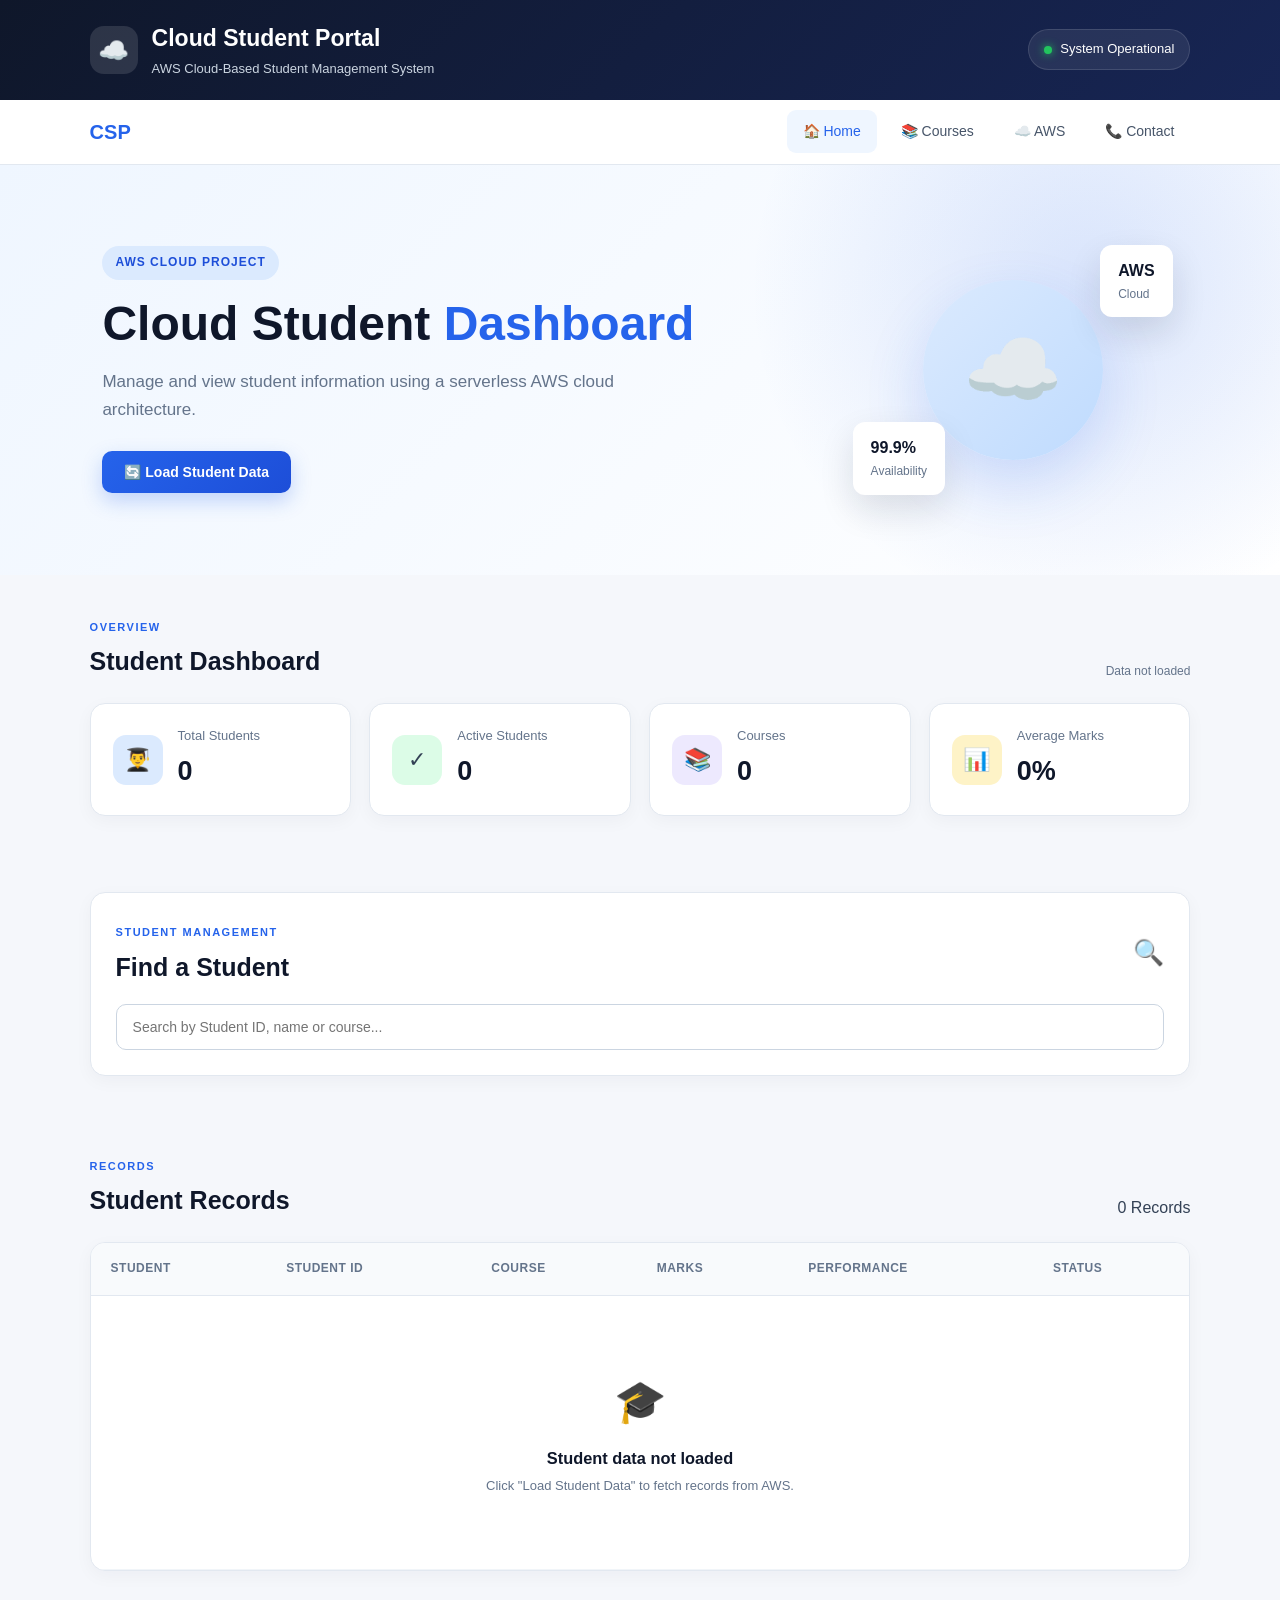
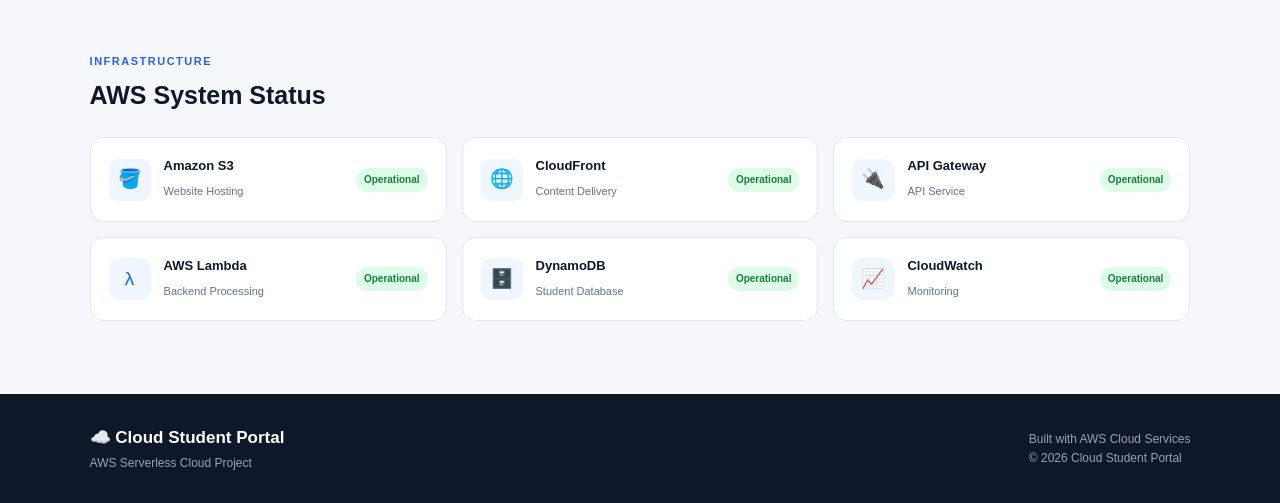
<file: index.html>
<!DOCTYPE html>
<html lang="en">

<head>
    <meta charset="UTF-8">
    <meta name="viewport" content="width=device-width, initial-scale=1.0">

    <title>Cloud Student Portal | Dashboard</title>

    <link rel="stylesheet" href="style.css">
</head>

<body>

    <!-- HEADER -->
    <header class="top-header">

        <div class="brand">
            <div class="brand-icon">☁️</div>

            <div>
                <h1>Cloud Student Portal</h1>
                <p>AWS Cloud-Based Student Management System</p>
            </div>
        </div>

        <div class="header-status">
            <span class="status-dot"></span>
            System Operational
        </div>

    </header>


    <!-- NAVIGATION -->
    <nav class="navbar">

        <div class="nav-container">

            <div class="nav-logo">
                CSP
            </div>

            <div class="nav-links">

                <a href="index.html" class="active">
                    🏠 Home
                </a>

                <a href="courses.html">
                    📚 Courses
                </a>

                <a href="aws.html">
                    ☁️ AWS
                </a>

                <a href="contact.html">
                    📞 Contact
                </a>

            </div>

        </div>

    </nav>


    <!-- HERO -->
    <main>

        <section class="dashboard-hero">

            <div class="hero-text">

                <span class="hero-badge">
                    AWS CLOUD PROJECT
                </span>

                <h2>
                    Cloud Student
                    <span>Dashboard</span>
                </h2>

                <p>
                    Manage and view student information using
                    a serverless AWS cloud architecture.
                </p>

                <button
                    class="primary-btn"
                    onclick="loadStudents()">

                    🔄 Load Student Data

                </button>

            </div>


            <div class="hero-visual">

                <div class="cloud-circle">
                    ☁️
                </div>

                <div class="floating-card card-one">
                    <strong>AWS</strong>
                    <span>Cloud</span>
                </div>

                <div class="floating-card card-two">
                    <strong>99.9%</strong>
                    <span>Availability</span>
                </div>

            </div>

        </section>


        <!-- DASHBOARD STATS -->
        <section class="dashboard-section">

            <div class="section-title">

                <div>
                    <span class="section-label">
                        OVERVIEW
                    </span>

                    <h2>Student Dashboard</h2>
                </div>

                <span id="lastUpdated">
                    Data not loaded
                </span>

            </div>


            <div class="stats-grid">

                <!-- TOTAL -->
                <div class="stat-card">

                    <div class="stat-icon blue">
                        👨‍🎓
                    </div>

                    <div>
                        <p>Total Students</p>
                        <h3 id="totalStudents">0</h3>
                    </div>

                </div>


                <!-- ACTIVE -->
                <div class="stat-card">

                    <div class="stat-icon green">
                        ✓
                    </div>

                    <div>
                        <p>Active Students</p>
                        <h3 id="activeStudents">0</h3>
                    </div>

                </div>


                <!-- COURSES -->
                <div class="stat-card">

                    <div class="stat-icon purple">
                        📚
                    </div>

                    <div>
                        <p>Courses</p>
                        <h3 id="totalCourses">0</h3>
                    </div>

                </div>


                <!-- AVERAGE -->
                <div class="stat-card">

                    <div class="stat-icon orange">
                        📊
                    </div>

                    <div>
                        <p>Average Marks</p>
                        <h3>
                            <span id="averageMarks">0</span>%
                        </h3>
                    </div>

                </div>

            </div>

        </section>


        <!-- SEARCH -->
        <section class="dashboard-section">

            <div class="search-box">

                <div class="search-heading">

                    <div>
                        <span class="section-label">
                            STUDENT MANAGEMENT
                        </span>

                        <h2>Find a Student</h2>
                    </div>

                    <span class="search-icon">
                        🔍
                    </span>

                </div>

                <input
                    type="text"
                    id="studentSearch"
                    placeholder="Search by Student ID, name or course..."
                    oninput="searchStudents()">

            </div>

        </section>


        <!-- STUDENT RECORDS -->
        <section class="dashboard-section">

            <div class="section-title">

                <div>

                    <span class="section-label">
                        RECORDS
                    </span>

                    <h2>Student Records</h2>

                </div>

                <span class="record-count">
                    <span id="recordCount">0</span> Records
                </span>

            </div>


            <div class="table-container">

                <table>

                    <thead>

                        <tr>

                            <th>Student</th>

                            <th>Student ID</th>

                            <th>Course</th>

                            <th>Marks</th>

                            <th>Performance</th>

                            <th>Status</th>

                        </tr>

                    </thead>

                    <tbody id="studentTable">

                        <tr>

                            <td colspan="6">

                                <div class="empty-state">

                                    <div class="empty-icon">
                                        🎓
                                    </div>

                                    <h3>
                                        Student data not loaded
                                    </h3>

                                    <p>
                                        Click "Load Student Data"
                                        to fetch records from AWS.
                                    </p>

                                </div>

                            </td>

                        </tr>

                    </tbody>

                </table>

            </div>

        </section>


        <!-- AWS SYSTEM STATUS -->
        <section class="dashboard-section">

            <div class="section-title">

                <div>

                    <span class="section-label">
                        INFRASTRUCTURE
                    </span>

                    <h2>AWS System Status</h2>

                </div>

            </div>


            <div class="system-grid">

                <div class="system-card">

                    <div class="system-icon">
                        🪣
                    </div>

                    <div>
                        <strong>Amazon S3</strong>
                        <span>Website Hosting</span>
                    </div>

                    <span class="operational">
                        Operational
                    </span>

                </div>


                <div class="system-card">

                    <div class="system-icon">
                        🌐
                    </div>

                    <div>
                        <strong>CloudFront</strong>
                        <span>Content Delivery</span>
                    </div>

                    <span class="operational">
                        Operational
                    </span>

                </div>


                <div class="system-card">

                    <div class="system-icon">
                        🔌
                    </div>

                    <div>
                        <strong>API Gateway</strong>
                        <span>API Service</span>
                    </div>

                    <span class="operational">
                        Operational
                    </span>

                </div>


                <div class="system-card">

                    <div class="system-icon">
                        λ
                    </div>

                    <div>
                        <strong>AWS Lambda</strong>
                        <span>Backend Processing</span>
                    </div>

                    <span class="operational">
                        Operational
                    </span>

                </div>


                <div class="system-card">

                    <div class="system-icon">
                        🗄️
                    </div>

                    <div>
                        <strong>DynamoDB</strong>
                        <span>Student Database</span>
                    </div>

                    <span class="operational">
                        Operational
                    </span>

                </div>


                <div class="system-card">

                    <div class="system-icon">
                        📈
                    </div>

                    <div>
                        <strong>CloudWatch</strong>
                        <span>Monitoring</span>
                    </div>

                    <span class="operational">
                        Operational
                    </span>

                </div>

            </div>

        </section>

    </main>


    <!-- FOOTER -->
    <footer>

        <div class="footer-content">

            <div>

                <h3>☁️ Cloud Student Portal</h3>

                <p>
                    AWS Serverless Cloud Project
                </p>

            </div>

            <div>

                <p>
                    Built with AWS Cloud Services
                </p>

                <p>
                    © 2026 Cloud Student Portal
                </p>

            </div>

        </div>

    </footer>


    <script src="script.js"></script>

</body>

</html>
</file>
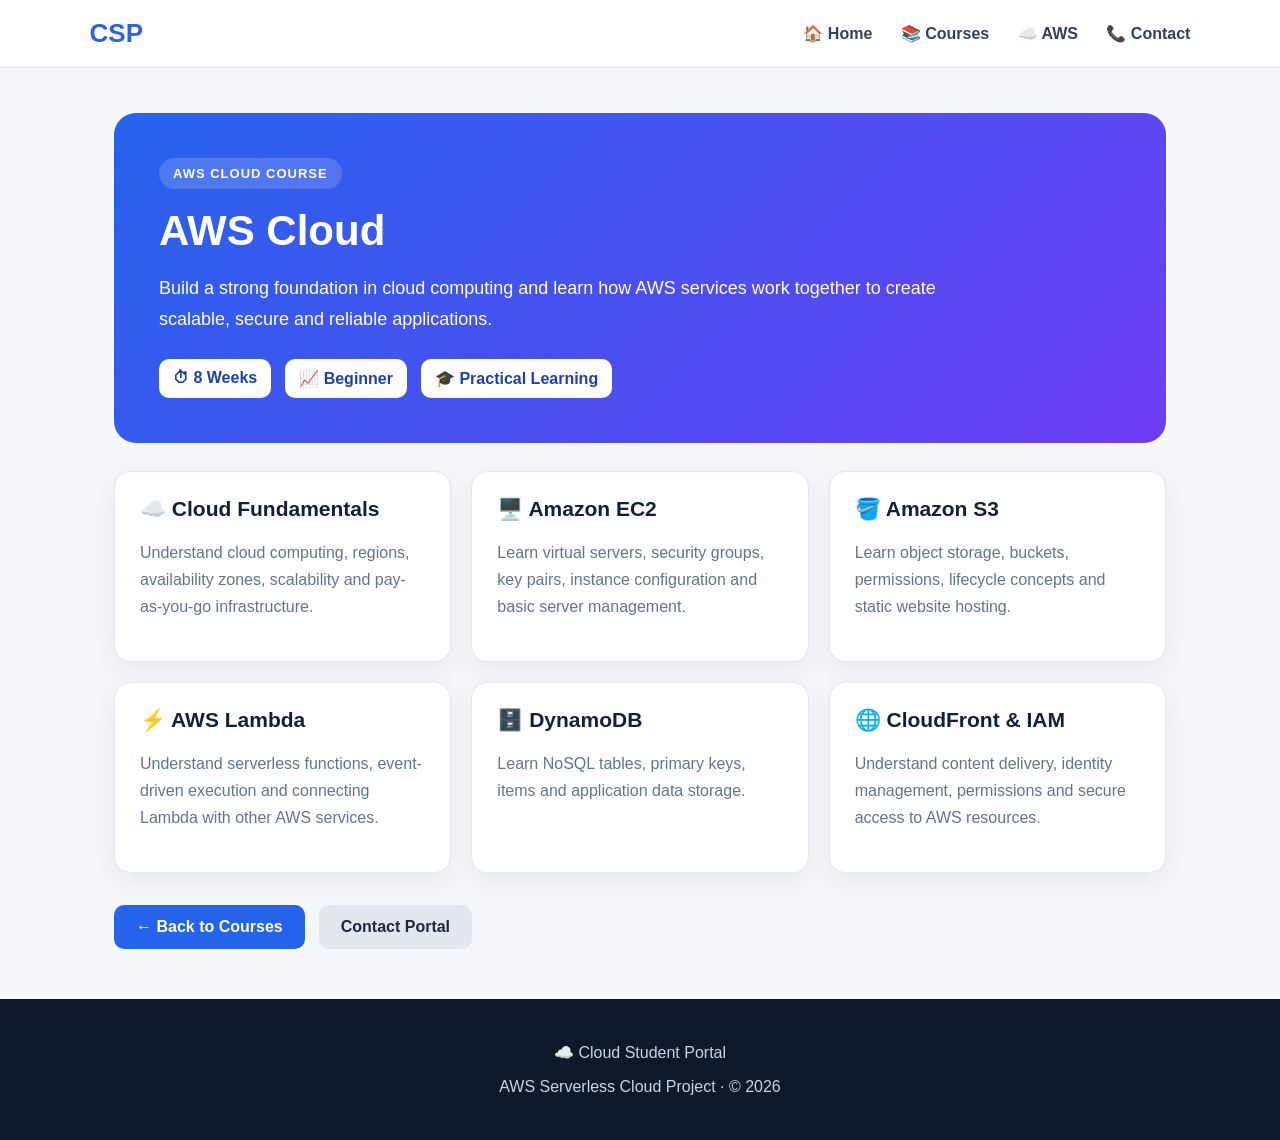
<file: aws-cloud.html>
<!DOCTYPE html>
<html lang="en">
<head>
<meta charset="UTF-8">
<meta name="viewport" content="width=device-width, initial-scale=1.0">
<title>AWS Cloud | Cloud Student Portal</title>
<style>
*{box-sizing:border-box}
body{margin:0;font-family:Arial,Helvetica,sans-serif;background:#f5f7fb;color:#10213a}
header{background:#fff;border-bottom:1px solid #e2e8f0;padding:18px 7%;display:flex;justify-content:space-between;align-items:center}
.logo{font-size:26px;font-weight:800;color:#2864e8}
nav a{text-decoration:none;color:#334155;margin-left:24px;font-weight:600}
main{max-width:1100px;margin:45px auto;padding:0 24px}
.hero{background:linear-gradient(135deg,#2563eb,#6d3df5);color:white;border-radius:22px;padding:45px}
.badge{display:inline-block;background:rgba(255,255,255,.16);padding:8px 14px;border-radius:20px;font-size:13px;font-weight:700;letter-spacing:1px}
.hero h1{font-size:42px;margin:18px 0 12px}
.hero p{font-size:18px;line-height:1.7;max-width:780px}
.info{display:flex;gap:14px;flex-wrap:wrap;margin-top:25px}
.info span{background:#fff;color:#1e40af;padding:10px 14px;border-radius:10px;font-weight:700}
.grid{display:grid;grid-template-columns:repeat(auto-fit,minmax(250px,1fr));gap:20px;margin-top:28px}
.card{background:#fff;border:1px solid #e2e8f0;border-radius:16px;padding:25px;box-shadow:0 8px 25px rgba(15,23,42,.06)}
.card h2{margin-top:0;font-size:21px}
.card p{color:#64748b;line-height:1.7}
.actions{margin-top:32px;display:flex;gap:14px;flex-wrap:wrap}
.btn{display:inline-block;padding:13px 22px;border-radius:10px;text-decoration:none;font-weight:700}
.primary{background:#2563eb;color:#fff}
.secondary{background:#e2e8f0;color:#1e293b}
footer{margin-top:50px;background:#0f172a;color:#cbd5e1;text-align:center;padding:28px}
@media(max-width:650px){.hero h1{font-size:32px}header{padding:16px 20px}nav a{margin-left:10px}}
</style>
</head>
<body>
<header>
<div class="logo">CSP</div>
<nav>
<a href="index.html">🏠 Home</a>
<a href="courses.html">📚 Courses</a>
<a href="aws.html">☁️ AWS</a>
<a href="contact.html">📞 Contact</a>
</nav>
</header>
<main>
<section class="hero">
<span class="badge">AWS CLOUD COURSE</span>
<h1>AWS Cloud</h1>
<p>Build a strong foundation in cloud computing and learn how AWS services work together to create scalable, secure and reliable applications.</p>
<div class="info">
<span>⏱ 8 Weeks</span>
<span>📈 Beginner</span>
<span>🎓 Practical Learning</span>
</div>
</section>
<section class="grid">
<div class="card"><h2>☁️ Cloud Fundamentals</h2><p>Understand cloud computing, regions, availability zones, scalability and pay-as-you-go infrastructure.</p></div>
<div class="card"><h2>🖥️ Amazon EC2</h2><p>Learn virtual servers, security groups, key pairs, instance configuration and basic server management.</p></div>
<div class="card"><h2>🪣 Amazon S3</h2><p>Learn object storage, buckets, permissions, lifecycle concepts and static website hosting.</p></div>
<div class="card"><h2>⚡ AWS Lambda</h2><p>Understand serverless functions, event-driven execution and connecting Lambda with other AWS services.</p></div>
<div class="card"><h2>🗄️ DynamoDB</h2><p>Learn NoSQL tables, primary keys, items and application data storage.</p></div>
<div class="card"><h2>🌐 CloudFront & IAM</h2><p>Understand content delivery, identity management, permissions and secure access to AWS resources.</p></div>
</section>
<div class="actions">
<a class="btn primary" href="courses.html">← Back to Courses</a>
<a class="btn secondary" href="contact.html">Contact Portal</a>
</div>
</main>
<footer>
<p>☁️ Cloud Student Portal</p>
<p>AWS Serverless Cloud Project · © 2026</p>
</footer>
</body>
</html>
</file>
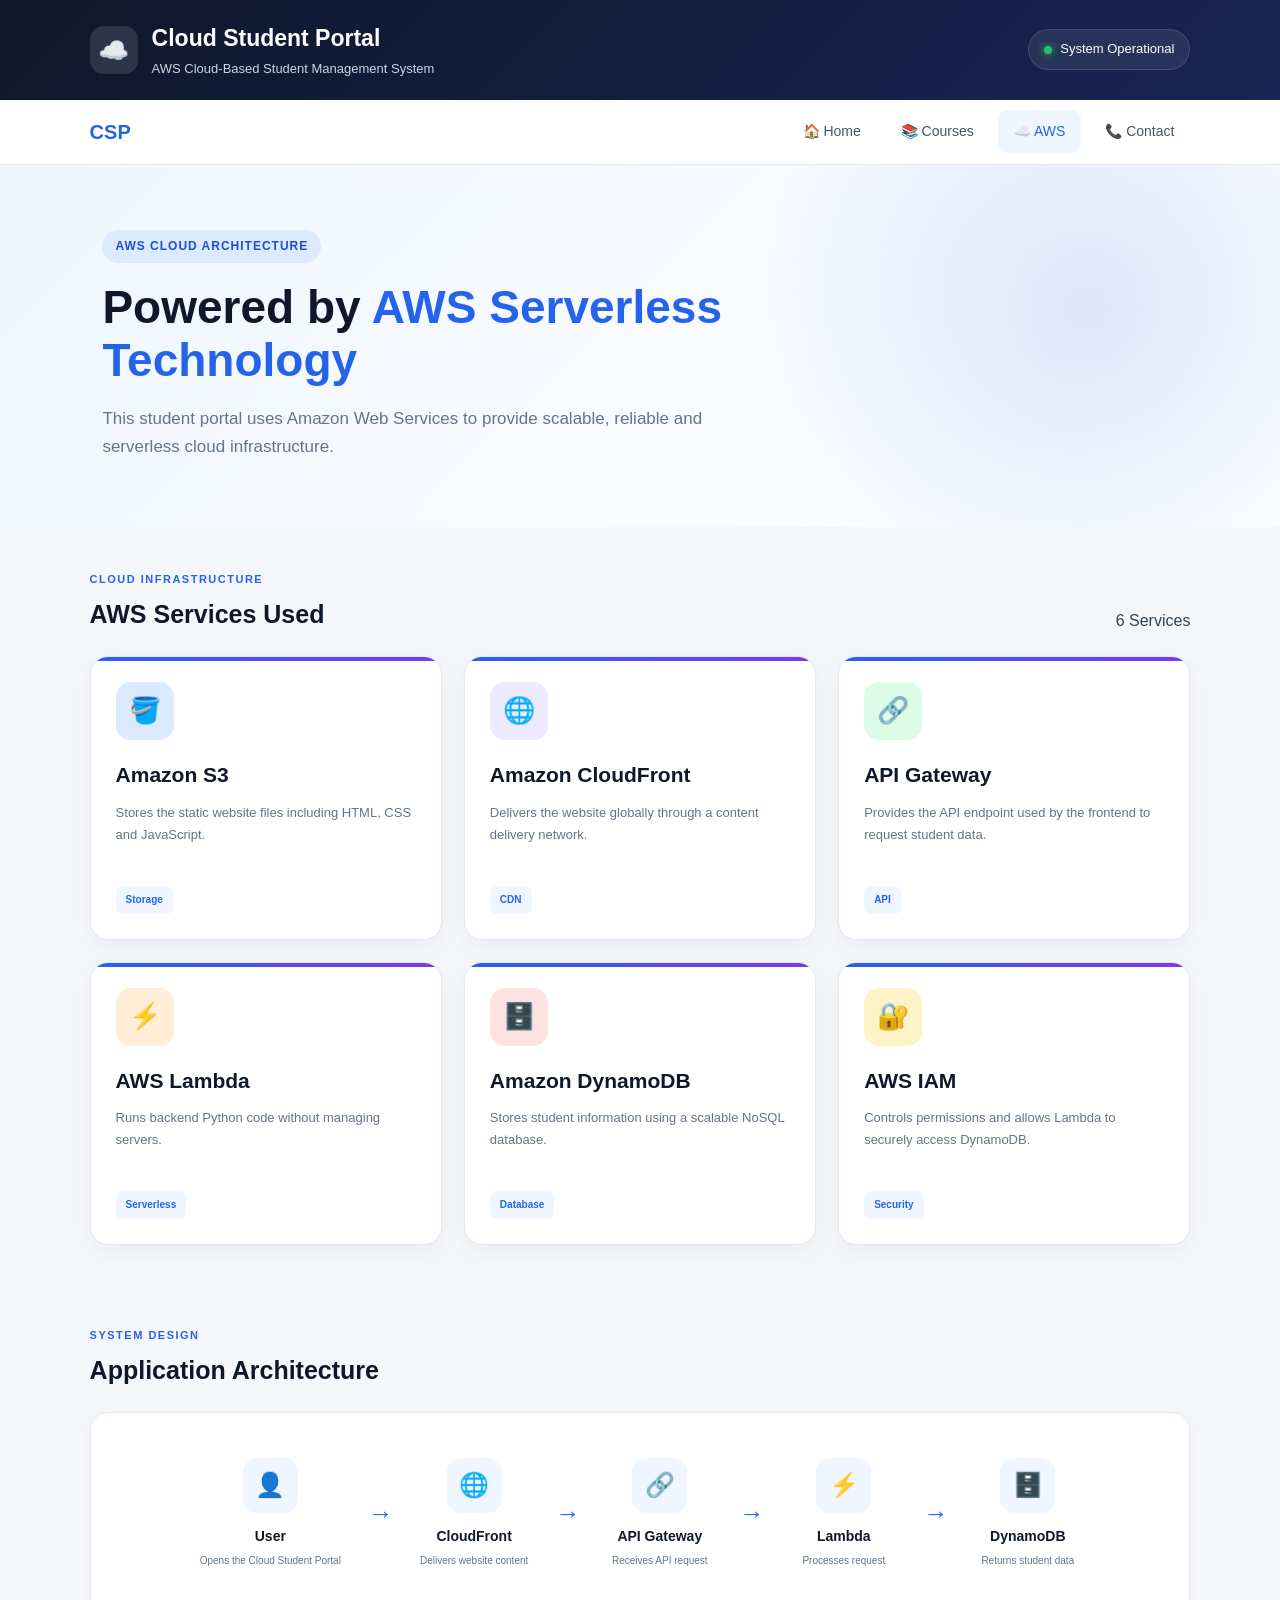
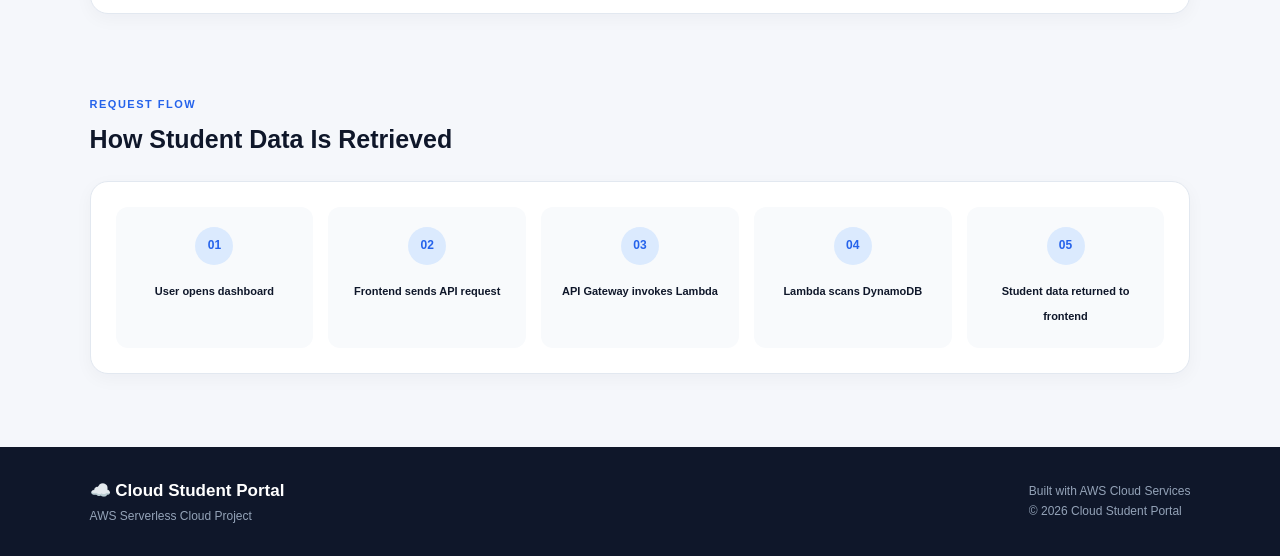
<file: aws.html>
<!DOCTYPE html>
<html lang="en">

<head>
    <meta charset="UTF-8">
    <meta name="viewport" content="width=device-width, initial-scale=1.0">

    <title>AWS Services | Cloud Student Portal</title>

    <link rel="stylesheet" href="style.css">
</head>

<body>

    <!-- HEADER -->
    <header class="top-header">

        <div class="brand">

            <div class="brand-icon">☁️</div>

            <div>
                <h1>Cloud Student Portal</h1>
                <p>AWS Cloud-Based Student Management System</p>
            </div>

        </div>

        <div class="header-status">
            <span class="status-dot"></span>
            System Operational
        </div>

    </header>


    <!-- NAVIGATION -->
    <nav class="navbar">

        <div class="nav-container">

            <div class="nav-logo">
                CSP
            </div>

            <div class="nav-links">

                <a href="index.html">🏠 Home</a>

                <a href="courses.html">📚 Courses</a>

                <a href="aws.html" class="active">☁️ AWS</a>

                <a href="contact.html">📞 Contact</a>

            </div>

        </div>

    </nav>


    <!-- HERO -->
    <section class="aws-hero">

        <div class="aws-hero-content">

            <span class="hero-badge">
                AWS CLOUD ARCHITECTURE
            </span>

            <h2>
                Powered by
                <span>AWS Serverless Technology</span>
            </h2>

            <p>
                This student portal uses Amazon Web Services to provide
                scalable, reliable and serverless cloud infrastructure.
            </p>

        </div>

    </section>


    <!-- AWS SERVICES -->
    <section class="dashboard-section">

        <div class="section-title">

            <div>

                <span class="section-label">
                    CLOUD INFRASTRUCTURE
                </span>

                <h2>
                    AWS Services Used
                </h2>

            </div>

            <span>
                6 Services
            </span>

        </div>


        <div class="aws-service-grid">


            <!-- S3 -->
            <div class="aws-service-card">

                <div class="aws-service-icon blue">
                    🪣
                </div>

                <h3>
                    Amazon S3
                </h3>

                <p>
                    Stores the static website files including HTML,
                    CSS and JavaScript.
                </p>

                <div class="service-tag">
                    Storage
                </div>

            </div>


            <!-- CLOUDFRONT -->
            <div class="aws-service-card">

                <div class="aws-service-icon purple">
                    🌐
                </div>

                <h3>
                    Amazon CloudFront
                </h3>

                <p>
                    Delivers the website globally through a
                    content delivery network.
                </p>

                <div class="service-tag">
                    CDN
                </div>

            </div>


            <!-- API GATEWAY -->
            <div class="aws-service-card">

                <div class="aws-service-icon green">
                    🔗
                </div>

                <h3>
                    API Gateway
                </h3>

                <p>
                    Provides the API endpoint used by the frontend
                    to request student data.
                </p>

                <div class="service-tag">
                    API
                </div>

            </div>


            <!-- LAMBDA -->
            <div class="aws-service-card">

                <div class="aws-service-icon orange">
                    ⚡
                </div>

                <h3>
                    AWS Lambda
                </h3>

                <p>
                    Runs backend Python code without managing
                    servers.
                </p>

                <div class="service-tag">
                    Serverless
                </div>

            </div>


            <!-- DYNAMODB -->
            <div class="aws-service-card">

                <div class="aws-service-icon red">
                    🗄️
                </div>

                <h3>
                    Amazon DynamoDB
                </h3>

                <p>
                    Stores student information using a scalable
                    NoSQL database.
                </p>

                <div class="service-tag">
                    Database
                </div>

            </div>


            <!-- IAM -->
            <div class="aws-service-card">

                <div class="aws-service-icon yellow">
                    🔐
                </div>

                <h3>
                    AWS IAM
                </h3>

                <p>
                    Controls permissions and allows Lambda to
                    securely access DynamoDB.
                </p>

                <div class="service-tag">
                    Security
                </div>

            </div>


        </div>

    </section>


    <!-- ARCHITECTURE -->
    <section class="dashboard-section">

        <div class="section-title">

            <div>

                <span class="section-label">
                    SYSTEM DESIGN
                </span>

                <h2>
                    Application Architecture
                </h2>

            </div>

        </div>


        <div class="architecture-box">


            <div class="architecture-step">

                <div class="architecture-icon">
                    👤
                </div>

                <h3>
                    User
                </h3>

                <p>
                    Opens the Cloud Student Portal
                </p>

            </div>


            <div class="architecture-arrow">
                →
            </div>


            <div class="architecture-step">

                <div class="architecture-icon">
                    🌐
                </div>

                <h3>
                    CloudFront
                </h3>

                <p>
                    Delivers website content
                </p>

            </div>


            <div class="architecture-arrow">
                →
            </div>


            <div class="architecture-step">

                <div class="architecture-icon">
                    🔗
                </div>

                <h3>
                    API Gateway
                </h3>

                <p>
                    Receives API request
                </p>

            </div>


            <div class="architecture-arrow">
                →
            </div>


            <div class="architecture-step">

                <div class="architecture-icon">
                    ⚡
                </div>

                <h3>
                    Lambda
                </h3>

                <p>
                    Processes request
                </p>

            </div>


            <div class="architecture-arrow">
                →
            </div>


            <div class="architecture-step">

                <div class="architecture-icon">
                    🗄️
                </div>

                <h3>
                    DynamoDB
                </h3>

                <p>
                    Returns student data
                </p>

            </div>


        </div>

    </section>


    <!-- DATA FLOW -->
    <section class="dashboard-section">

        <div class="section-title">

            <div>

                <span class="section-label">
                    REQUEST FLOW
                </span>

                <h2>
                    How Student Data Is Retrieved
                </h2>

            </div>

        </div>


        <div class="data-flow">

            <div>
                <strong>01</strong>
                <span>User opens dashboard</span>
            </div>

            <div>
                <strong>02</strong>
                <span>Frontend sends API request</span>
            </div>

            <div>
                <strong>03</strong>
                <span>API Gateway invokes Lambda</span>
            </div>

            <div>
                <strong>04</strong>
                <span>Lambda scans DynamoDB</span>
            </div>

            <div>
                <strong>05</strong>
                <span>Student data returned to frontend</span>
            </div>

        </div>

    </section>


    <!-- FOOTER -->
    <footer>

        <div class="footer-content">

            <div>

                <h3>
                    ☁️ Cloud Student Portal
                </h3>

                <p>
                    AWS Serverless Cloud Project
                </p>

            </div>

            <div>

                <p>
                    Built with AWS Cloud Services
                </p>

                <p>
                    © 2026 Cloud Student Portal
                </p>

            </div>

        </div>

    </footer>


</body>

</html>
</file>
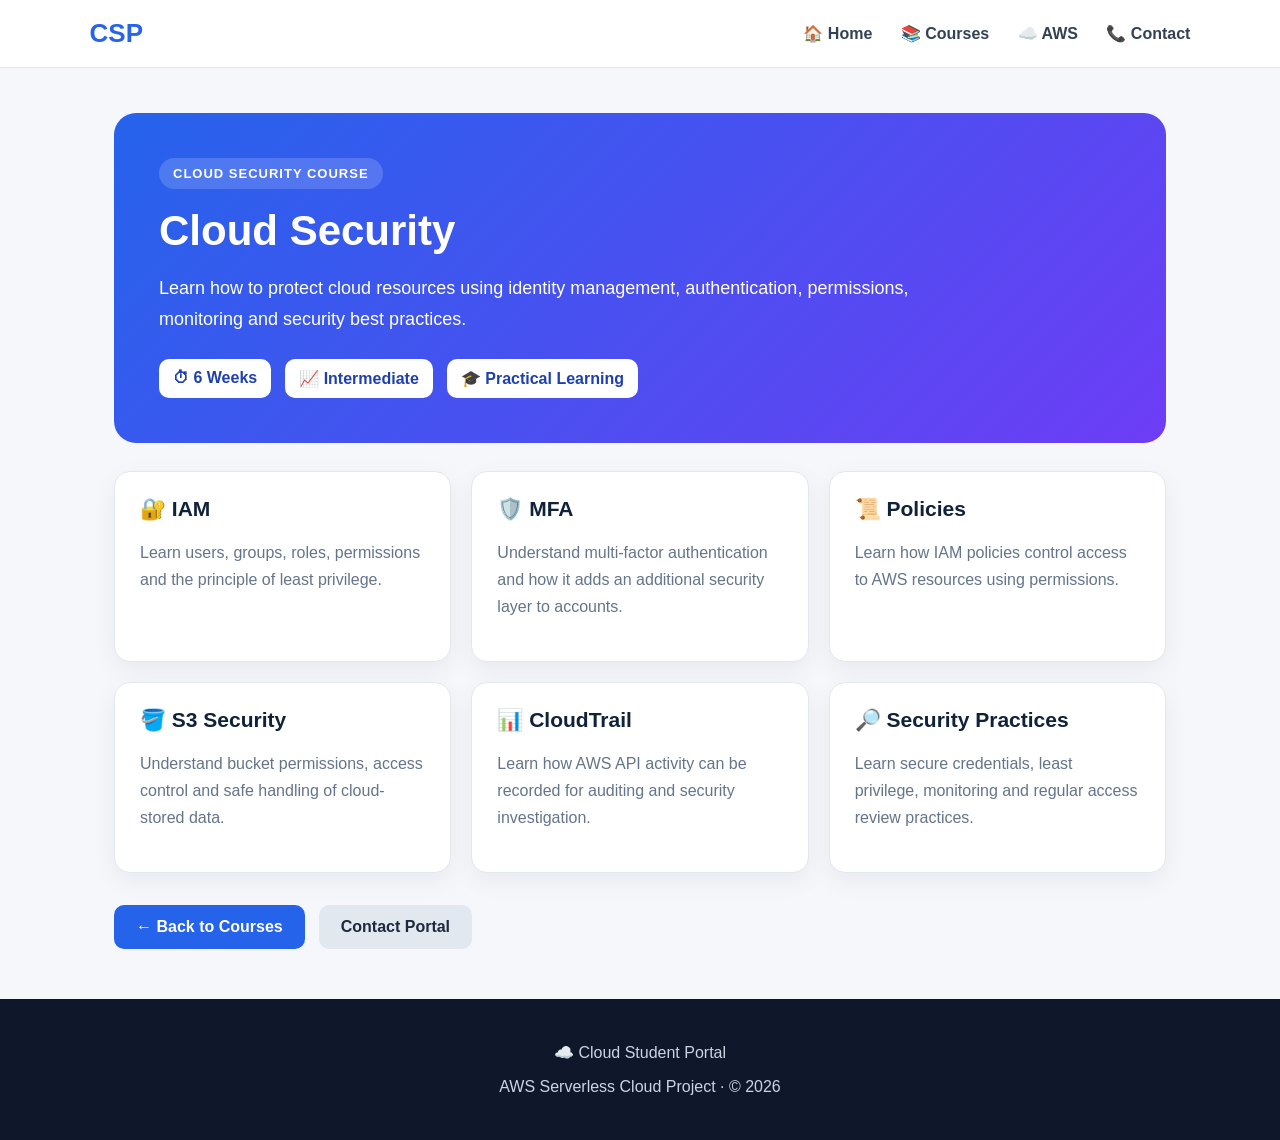
<file: cloud-security.html>
<!DOCTYPE html>
<html lang="en">
<head>
<meta charset="UTF-8">
<meta name="viewport" content="width=device-width, initial-scale=1.0">
<title>Cloud Security | Cloud Student Portal</title>
<style>
*{box-sizing:border-box}
body{margin:0;font-family:Arial,Helvetica,sans-serif;background:#f5f7fb;color:#10213a}
header{background:#fff;border-bottom:1px solid #e2e8f0;padding:18px 7%;display:flex;justify-content:space-between;align-items:center}
.logo{font-size:26px;font-weight:800;color:#2864e8}
nav a{text-decoration:none;color:#334155;margin-left:24px;font-weight:600}
main{max-width:1100px;margin:45px auto;padding:0 24px}
.hero{background:linear-gradient(135deg,#2563eb,#6d3df5);color:white;border-radius:22px;padding:45px}
.badge{display:inline-block;background:rgba(255,255,255,.16);padding:8px 14px;border-radius:20px;font-size:13px;font-weight:700;letter-spacing:1px}
.hero h1{font-size:42px;margin:18px 0 12px}
.hero p{font-size:18px;line-height:1.7;max-width:780px}
.info{display:flex;gap:14px;flex-wrap:wrap;margin-top:25px}
.info span{background:#fff;color:#1e40af;padding:10px 14px;border-radius:10px;font-weight:700}
.grid{display:grid;grid-template-columns:repeat(auto-fit,minmax(250px,1fr));gap:20px;margin-top:28px}
.card{background:#fff;border:1px solid #e2e8f0;border-radius:16px;padding:25px;box-shadow:0 8px 25px rgba(15,23,42,.06)}
.card h2{margin-top:0;font-size:21px}
.card p{color:#64748b;line-height:1.7}
.actions{margin-top:32px;display:flex;gap:14px;flex-wrap:wrap}
.btn{display:inline-block;padding:13px 22px;border-radius:10px;text-decoration:none;font-weight:700}
.primary{background:#2563eb;color:#fff}
.secondary{background:#e2e8f0;color:#1e293b}
footer{margin-top:50px;background:#0f172a;color:#cbd5e1;text-align:center;padding:28px}
@media(max-width:650px){.hero h1{font-size:32px}header{padding:16px 20px}nav a{margin-left:10px}}
</style>
</head>
<body>
<header>
<div class="logo">CSP</div>
<nav>
<a href="index.html">🏠 Home</a>
<a href="courses.html">📚 Courses</a>
<a href="aws.html">☁️ AWS</a>
<a href="contact.html">📞 Contact</a>
</nav>
</header>
<main>
<section class="hero">
<span class="badge">CLOUD SECURITY COURSE</span>
<h1>Cloud Security</h1>
<p>Learn how to protect cloud resources using identity management, authentication, permissions, monitoring and security best practices.</p>
<div class="info">
<span>⏱ 6 Weeks</span>
<span>📈 Intermediate</span>
<span>🎓 Practical Learning</span>
</div>
</section>
<section class="grid">
<div class="card"><h2>🔐 IAM</h2><p>Learn users, groups, roles, permissions and the principle of least privilege.</p></div>
<div class="card"><h2>🛡️ MFA</h2><p>Understand multi-factor authentication and how it adds an additional security layer to accounts.</p></div>
<div class="card"><h2>📜 Policies</h2><p>Learn how IAM policies control access to AWS resources using permissions.</p></div>
<div class="card"><h2>🪣 S3 Security</h2><p>Understand bucket permissions, access control and safe handling of cloud-stored data.</p></div>
<div class="card"><h2>📊 CloudTrail</h2><p>Learn how AWS API activity can be recorded for auditing and security investigation.</p></div>
<div class="card"><h2>🔎 Security Practices</h2><p>Learn secure credentials, least privilege, monitoring and regular access review practices.</p></div>
</section>
<div class="actions">
<a class="btn primary" href="courses.html">← Back to Courses</a>
<a class="btn secondary" href="contact.html">Contact Portal</a>
</div>
</main>
<footer>
<p>☁️ Cloud Student Portal</p>
<p>AWS Serverless Cloud Project · © 2026</p>
</footer>
</body>
</html>
</file>
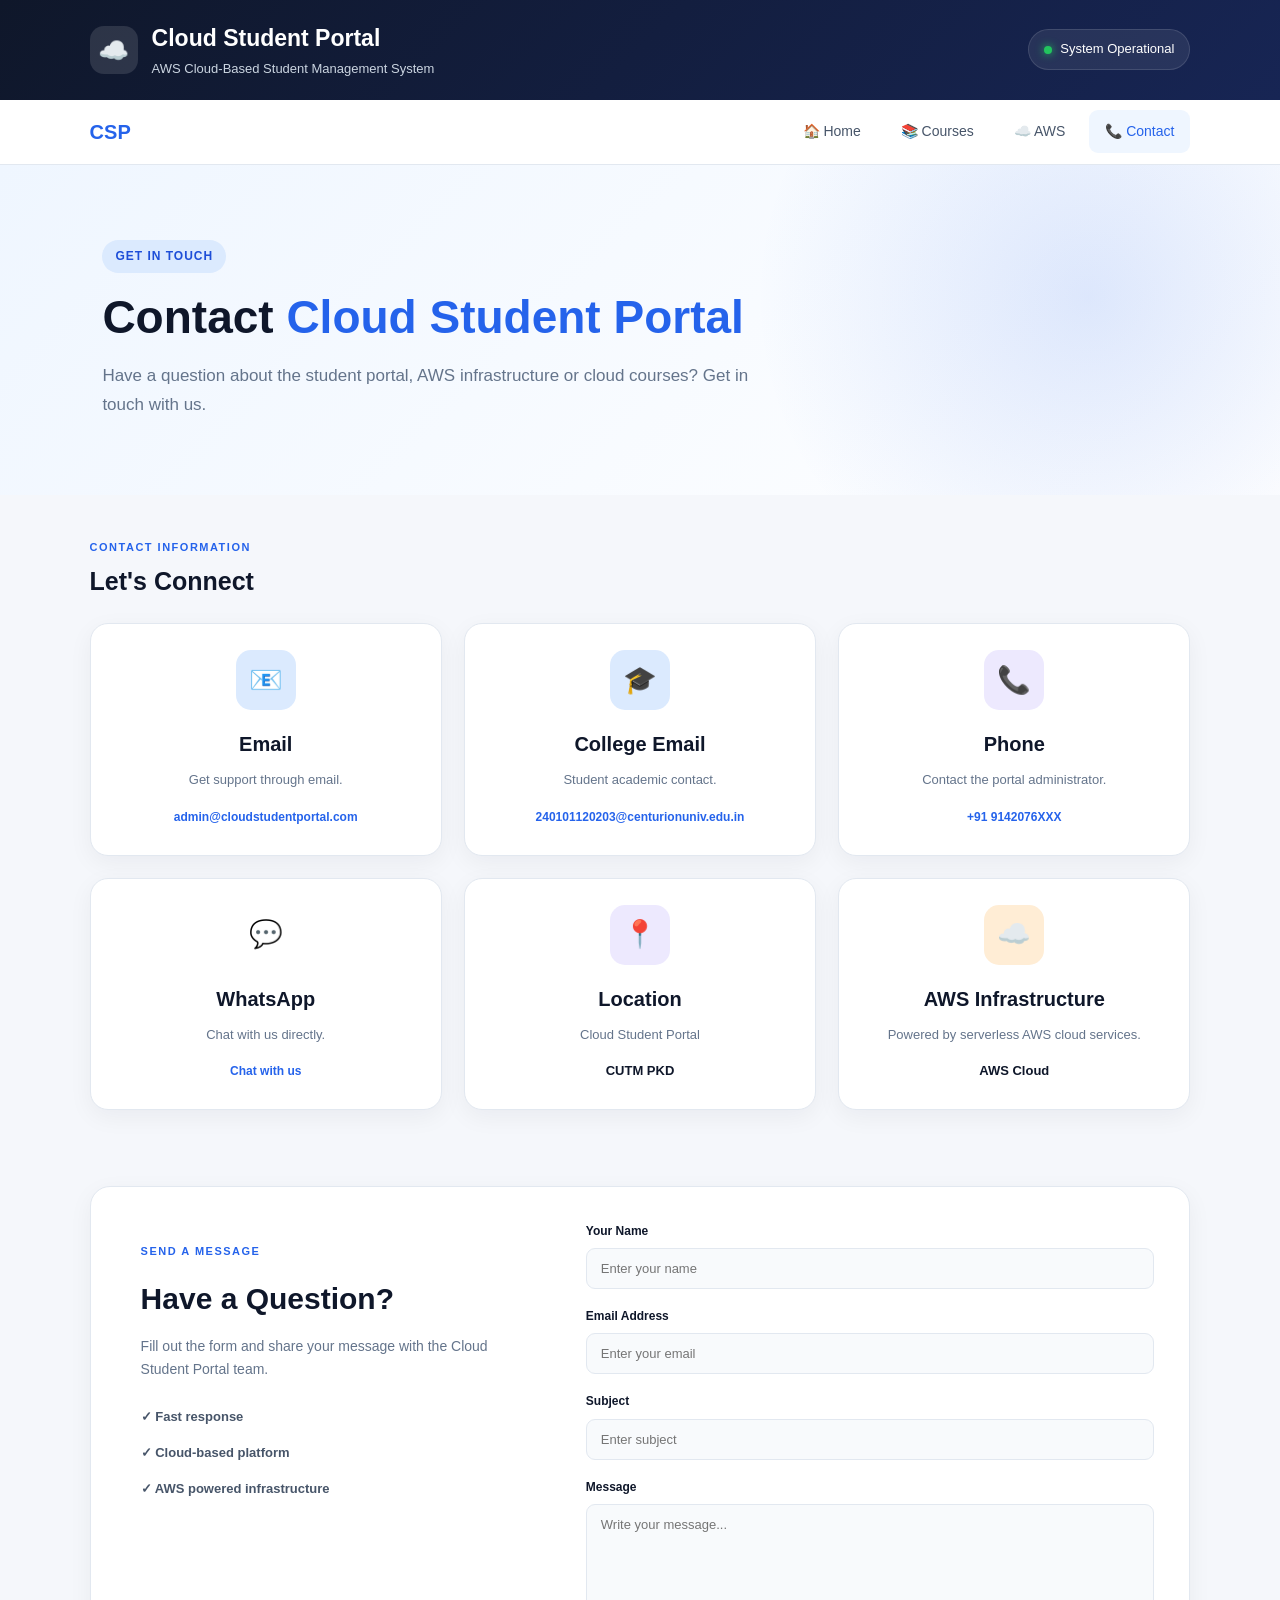
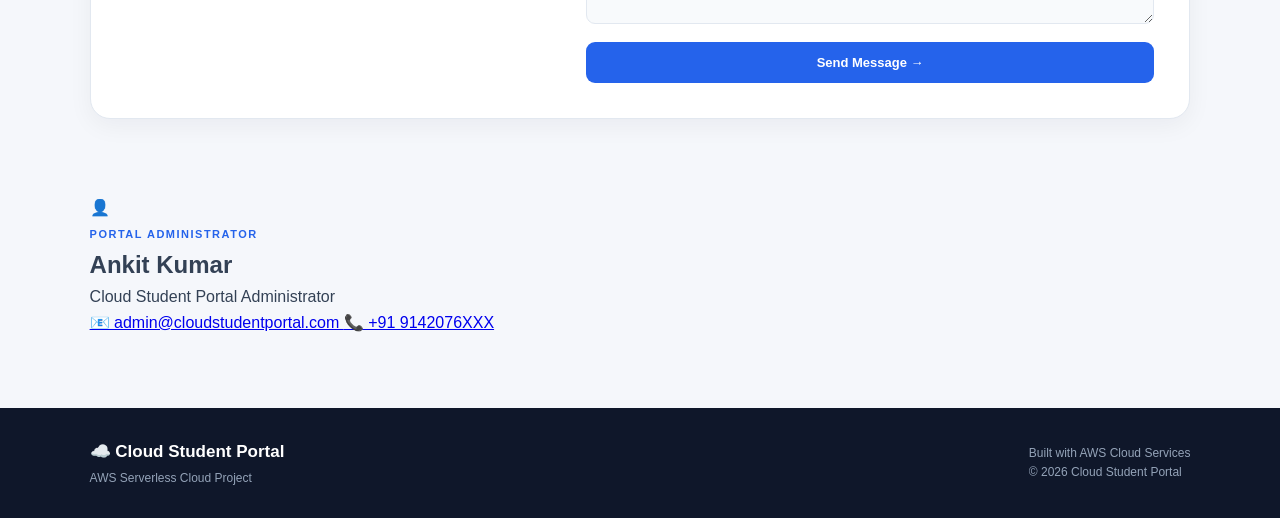
<file: contact.html>
<!DOCTYPE html>
<html lang="en">

<head>
    <meta charset="UTF-8">
    <meta name="viewport" content="width=device-width, initial-scale=1.0">

    <title>Contact | Cloud Student Portal</title>

    <link rel="stylesheet" href="style.css">
</head>

<body>

    <!-- HEADER -->
    <header class="top-header">

        <div class="brand">

            <div class="brand-icon">☁️</div>

            <div>
                <h1>Cloud Student Portal</h1>
                <p>AWS Cloud-Based Student Management System</p>
            </div>

        </div>

        <div class="header-status">
            <span class="status-dot"></span>
            System Operational
        </div>

    </header>


    <!-- NAVIGATION -->
    <nav class="navbar">

        <div class="nav-container">

            <div class="nav-logo">
                CSP
            </div>

            <div class="nav-links">

                <a href="index.html">🏠 Home</a>

                <a href="courses.html">📚 Courses</a>

                <a href="aws.html">☁️ AWS</a>

                <a href="contact.html" class="active">📞 Contact</a>

            </div>

        </div>

    </nav>


    <!-- HERO -->
    <section class="contact-hero">

        <div class="contact-hero-content">

            <span class="hero-badge">
                GET IN TOUCH
            </span>

            <h2>
                Contact
                <span>Cloud Student Portal</span>
            </h2>

            <p>
                Have a question about the student portal,
                AWS infrastructure or cloud courses?
                Get in touch with us.
            </p>

        </div>

    </section>


    <!-- CONTACT INFORMATION -->
    <section class="dashboard-section">

        <div class="section-title">

            <div>

                <span class="section-label">
                    CONTACT INFORMATION
                </span>

                <h2>
                    Let's Connect
                </h2>

            </div>

        </div>


        <div class="contact-grid">


            <!-- OFFICIAL EMAIL -->
            <div class="contact-card">

                <div class="contact-icon blue">
                    📧
                </div>

                <h3>
                    Email
                </h3>

                <p>
                    Get support through email.
                </p>

                <a href="mailto:admin@cloudstudentportal.com">
                    admin@cloudstudentportal.com
                </a>

            </div>


            <!-- COLLEGE EMAIL -->
            <div class="contact-card">

                <div class="contact-icon blue">
                    🎓
                </div>

                <h3>
                    College Email
                </h3>

                <p>
                    Student academic contact.
                </p>

                <a href="mailto:240101120203@centurionuniv.edu.in">
                    240101120203@centurionuniv.edu.in
                </a>

            </div>


            <!-- PHONE -->
            <div class="contact-card">

                <div class="contact-icon purple">
                    📞
                </div>

                <h3>
                    Phone
                </h3>

                <p>
                    Contact the portal administrator.
                </p>

                <a href="tel:+919142076XXX">
                    +91 9142076XXX
                </a>

            </div>


            <!-- WHATSAPP -->
            <div class="contact-card">

                <div class="contact-icon green">
                    💬
                </div>

                <h3>
                    WhatsApp
                </h3>

                <p>
                    Chat with us directly.
                </p>

                <a
                    href="https://wa.me/919142076XXX"
                    target="_blank"
                    rel="noopener noreferrer">
                    Chat with us
                </a>

            </div>


            <!-- LOCATION -->
            <div class="contact-card">

                <div class="contact-icon purple">
                    📍
                </div>

                <h3>
                    Location
                </h3>

                <p>
                    Cloud Student Portal
                </p>

                <strong>
                    CUTM PKD
                </strong>

            </div>


            <!-- AWS -->
            <div class="contact-card">

                <div class="contact-icon orange">
                    ☁️
                </div>

                <h3>
                    AWS Infrastructure
                </h3>

                <p>
                    Powered by serverless AWS cloud services.
                </p>

                <strong>
                    AWS Cloud
                </strong>

            </div>


        </div>

    </section>


    <!-- CONTACT FORM -->
    <section class="dashboard-section">

        <div class="contact-form-wrapper">


            <!-- FORM INFORMATION -->
            <div class="contact-form-info">

                <span class="section-label">
                    SEND A MESSAGE
                </span>

                <h2>
                    Have a Question?
                </h2>

                <p>
                    Fill out the form and share your
                    message with the Cloud Student Portal team.
                </p>

                <div class="form-feature">
                    ✓ Fast response
                </div>

                <div class="form-feature">
                    ✓ Cloud-based platform
                </div>

                <div class="form-feature">
                    ✓ AWS powered infrastructure
                </div>

            </div>


            <!-- CONTACT FORM -->
            <form class="contact-form" onsubmit="return false;">

                <label for="name">
                    Your Name
                </label>

                <input
                    type="text"
                    id="name"
                    placeholder="Enter your name"
                    required
                >


                <label for="email">
                    Email Address
                </label>

                <input
                    type="email"
                    id="email"
                    placeholder="Enter your email"
                    required
                >


                <label for="subject">
                    Subject
                </label>

                <input
                    type="text"
                    id="subject"
                    placeholder="Enter subject"
                    required
                >


                <label for="message">
                    Message
                </label>

                <textarea
                    id="message"
                    rows="5"
                    placeholder="Write your message..."
                    required
                ></textarea>


                <button
                    type="submit"
                    class="contact-submit">
                    Send Message →
                </button>

            </form>

        </div>

    </section>


    <!-- ADMIN INFORMATION -->
    <section class="dashboard-section admin-section">

        <div class="admin-card">

            <div class="admin-avatar">
                👤
            </div>

            <div class="admin-details">

                <span class="section-label">
                    PORTAL ADMINISTRATOR
                </span>

                <h2>
                    Ankit Kumar
                </h2>

                <p>
                    Cloud Student Portal Administrator
                </p>

                <div class="admin-contact">

                    <a href="mailto:admin@cloudstudentportal.com">
                        📧 admin@cloudstudentportal.com
                    </a>

                    <a href="tel:+919142076XXX">
                        📞 +91 9142076XXX
                    </a>

                </div>

            </div>

        </div>

    </section>


    <!-- FOOTER -->
    <footer>

        <div class="footer-content">

            <div>

                <h3>
                    ☁️ Cloud Student Portal
                </h3>

                <p>
                    AWS Serverless Cloud Project
                </p>

            </div>

            <div>

                <p>
                    Built with AWS Cloud Services
                </p>

                <p>
                    © 2026 Cloud Student Portal
                </p>

            </div>

        </div>

    </footer>


</body>

</html>
</file>
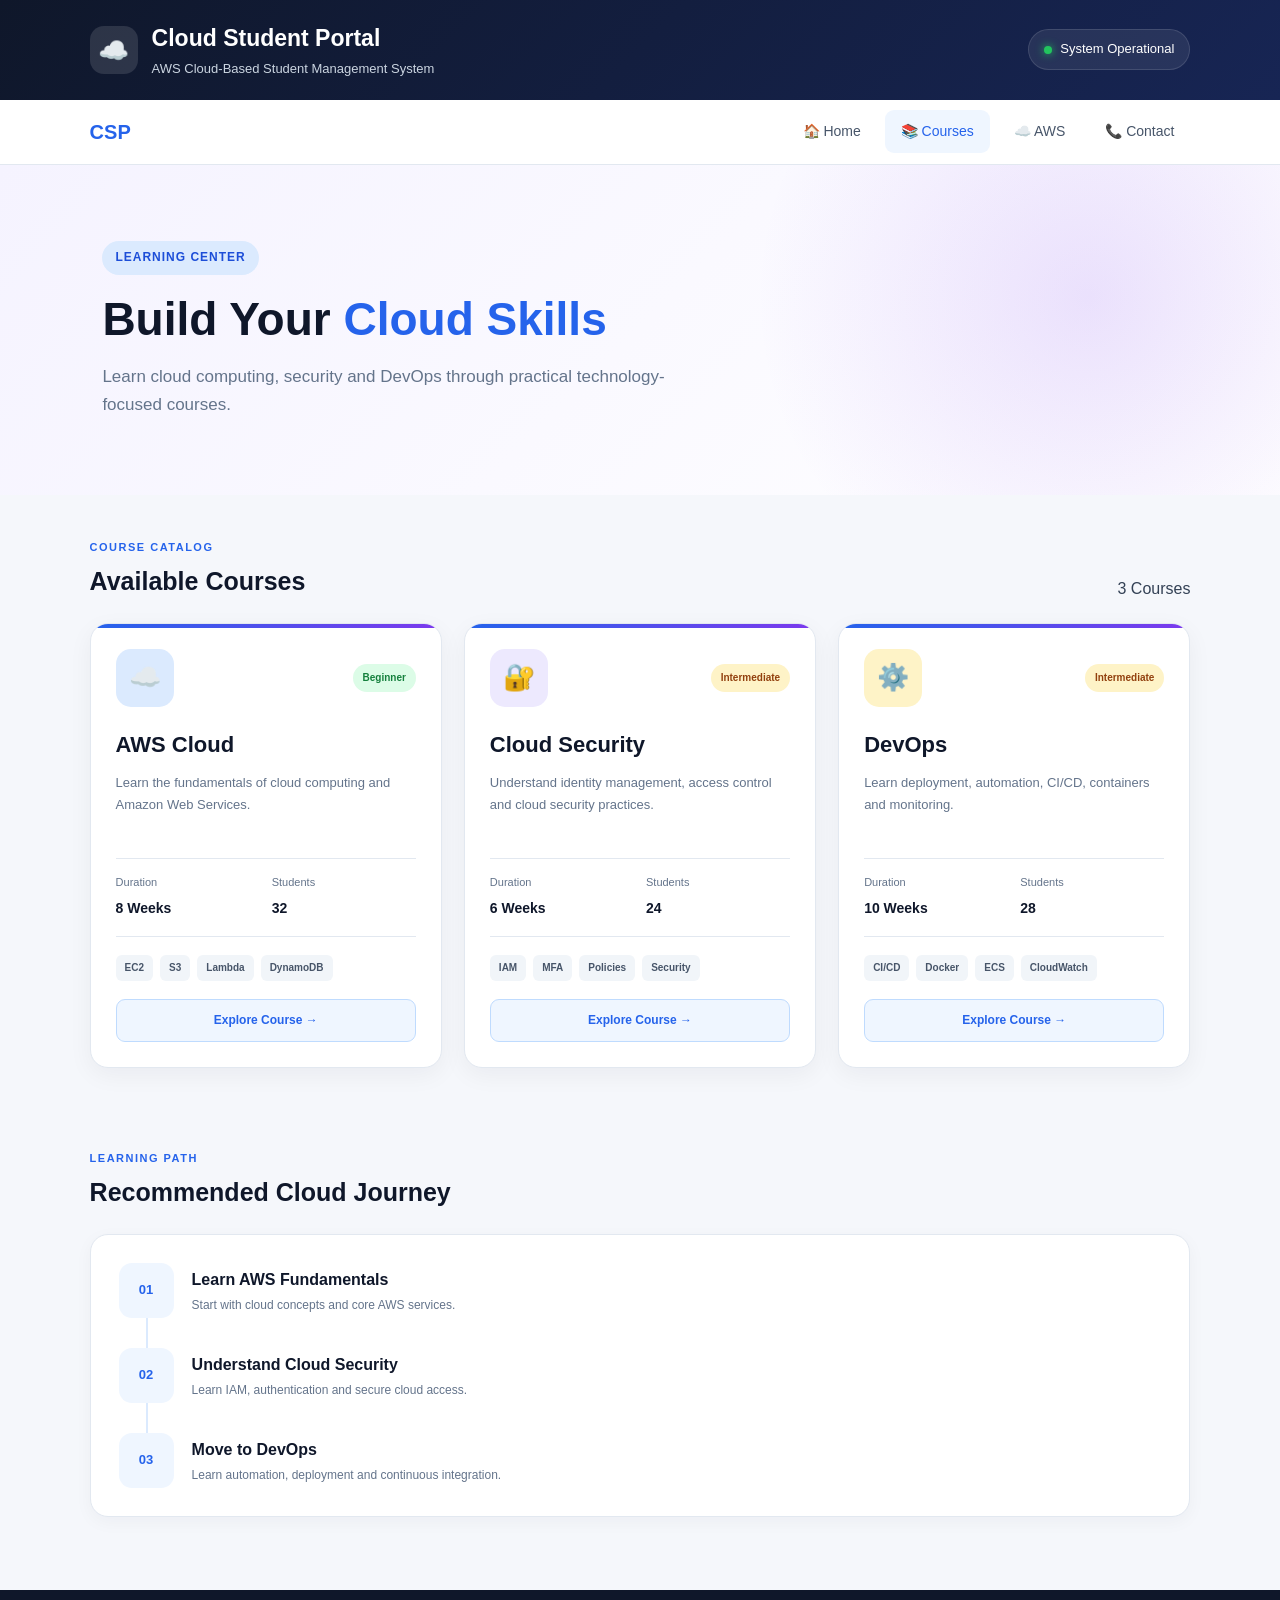
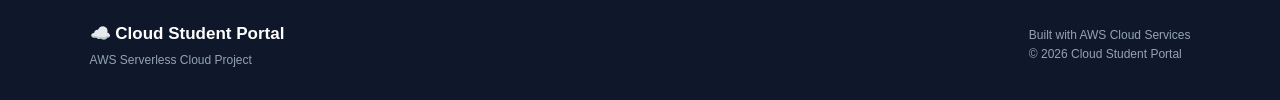
<file: courses.html>
<!DOCTYPE html>
<html lang="en">

<head>
    <meta charset="UTF-8">
    <meta name="viewport" content="width=device-width, initial-scale=1.0">

    <title>Courses | Cloud Student Portal</title>

    <link rel="stylesheet" href="style.css">

<style>
.course-btn {
    display: block;
    width: 100%;
    box-sizing: border-box;
    text-align: center;
    text-decoration: none;
    cursor: pointer;
}
</style>

</head>

<body>

    <!-- HEADER -->
    <header class="top-header">

        <div class="brand">

            <div class="brand-icon">
                ☁️
            </div>

            <div>
                <h1>Cloud Student Portal</h1>

                <p>
                    AWS Cloud-Based Student Management System
                </p>
            </div>

        </div>

        <div class="header-status">

            <span class="status-dot"></span>

            System Operational

        </div>

    </header>


    <!-- NAVIGATION -->
    <nav class="navbar">

        <div class="nav-container">

            <div class="nav-logo">
                CSP
            </div>

            <div class="nav-links">

                <a href="index.html">
                    🏠 Home
                </a>

                <a href="courses.html" class="active">
                    📚 Courses
                </a>

                <a href="aws.html">
                    ☁️ AWS
                </a>

                <a href="contact.html">
                    📞 Contact
                </a>

            </div>

        </div>

    </nav>


    <!-- HERO -->
    <section class="courses-hero">

        <div class="courses-hero-content">

            <span class="hero-badge">
                LEARNING CENTER
            </span>

            <h2>
                Build Your
                <span>Cloud Skills</span>
            </h2>

            <p>
                Learn cloud computing, security and DevOps
                through practical technology-focused courses.
            </p>

        </div>

    </section>


    <!-- COURSE OVERVIEW -->
    <section class="dashboard-section">

        <div class="section-title">

            <div>

                <span class="section-label">
                    COURSE CATALOG
                </span>

                <h2>
                    Available Courses
                </h2>

            </div>

            <span id="courseCount">
                3 Courses
            </span>

        </div>


        <!-- COURSE CARDS -->
        <div class="course-grid">


            <!-- AWS CLOUD -->
            <div class="course-card">

                <div class="course-top">

                    <div class="course-icon blue">
                        ☁️
                    </div>

                    <span class="level beginner">
                        Beginner
                    </span>

                </div>


                <h3>
                    AWS Cloud
                </h3>

                <p>
                    Learn the fundamentals of cloud computing
                    and Amazon Web Services.
                </p>


                <div class="course-info">

                    <div>
                        <span>Duration</span>
                        <strong>8 Weeks</strong>
                    </div>

                    <div>
                        <span>Students</span>
                        <strong>32</strong>
                    </div>

                </div>


                <div class="course-topics">

                    <span>EC2</span>
                    <span>S3</span>
                    <span>Lambda</span>
                    <span>DynamoDB</span>

                </div>


                <a href="aws-cloud.html" class="course-btn">Explore Course →</a>

            </div>


            <!-- CLOUD SECURITY -->
            <div class="course-card">

                <div class="course-top">

                    <div class="course-icon purple">
                        🔐
                    </div>

                    <span class="level intermediate">
                        Intermediate
                    </span>

                </div>


                <h3>
                    Cloud Security
                </h3>

                <p>
                    Understand identity management, access
                    control and cloud security practices.
                </p>


                <div class="course-info">

                    <div>
                        <span>Duration</span>
                        <strong>6 Weeks</strong>
                    </div>

                    <div>
                        <span>Students</span>
                        <strong>24</strong>
                    </div>

                </div>


                <div class="course-topics">

                    <span>IAM</span>
                    <span>MFA</span>
                    <span>Policies</span>
                    <span>Security</span>

                </div>


                <a href="cloud-security.html" class="course-btn">Explore Course →</a>

            </div>


            <!-- DEVOPS -->
            <div class="course-card">

                <div class="course-top">

                    <div class="course-icon orange">
                        ⚙️
                    </div>

                    <span class="level intermediate">
                        Intermediate
                    </span>

                </div>


                <h3>
                    DevOps
                </h3>

                <p>
                    Learn deployment, automation, CI/CD,
                    containers and monitoring.
                </p>


                <div class="course-info">

                    <div>
                        <span>Duration</span>
                        <strong>10 Weeks</strong>
                    </div>

                    <div>
                        <span>Students</span>
                        <strong>28</strong>
                    </div>

                </div>


                <div class="course-topics">

                    <span>CI/CD</span>
                    <span>Docker</span>
                    <span>ECS</span>
                    <span>CloudWatch</span>

                </div>


                <a href="devops.html" class="course-btn">Explore Course →</a>

            </div>


        </div>

    </section>


    <!-- LEARNING PATH -->
    <section class="dashboard-section">

        <div class="section-title">

            <div>

                <span class="section-label">
                    LEARNING PATH
                </span>

                <h2>
                    Recommended Cloud Journey
                </h2>

            </div>

        </div>


        <div class="learning-path">

            <div class="path-step">

                <div class="path-number">
                    01
                </div>

                <div>

                    <h3>
                        Learn AWS Fundamentals
                    </h3>

                    <p>
                        Start with cloud concepts and
                        core AWS services.
                    </p>

                </div>

            </div>


            <div class="path-line"></div>


            <div class="path-step">

                <div class="path-number">
                    02
                </div>

                <div>

                    <h3>
                        Understand Cloud Security
                    </h3>

                    <p>
                        Learn IAM, authentication and
                        secure cloud access.
                    </p>

                </div>

            </div>


            <div class="path-line"></div>


            <div class="path-step">

                <div class="path-number">
                    03
                </div>

                <div>

                    <h3>
                        Move to DevOps
                    </h3>

                    <p>
                        Learn automation, deployment and
                        continuous integration.
                    </p>

                </div>

            </div>

        </div>

    </section>


    <!-- FOOTER -->
    <footer>

        <div class="footer-content">

            <div>

                <h3>
                    ☁️ Cloud Student Portal
                </h3>

                <p>
                    AWS Serverless Cloud Project
                </p>

            </div>

            <div>

                <p>
                    Built with AWS Cloud Services
                </p>

                <p>
                    © 2026 Cloud Student Portal
                </p>

            </div>

        </div>

    </footer>


</body>

</html>
</file>
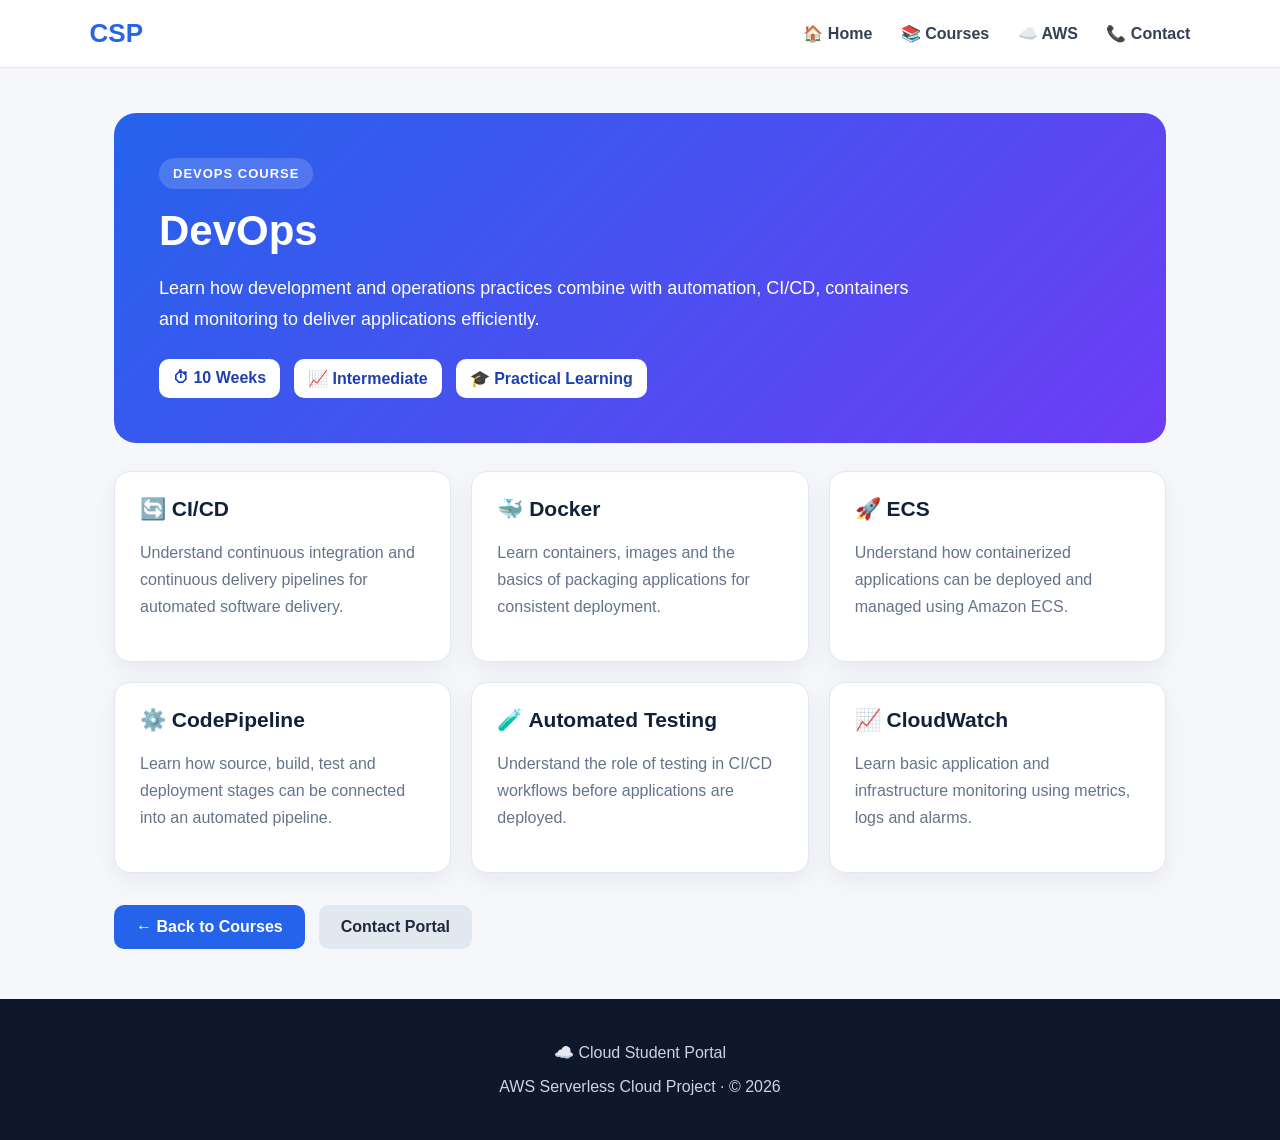
<file: devops.html>
<!DOCTYPE html>
<html lang="en">
<head>
<meta charset="UTF-8">
<meta name="viewport" content="width=device-width, initial-scale=1.0">
<title>DevOps | Cloud Student Portal</title>
<style>
*{box-sizing:border-box}
body{margin:0;font-family:Arial,Helvetica,sans-serif;background:#f5f7fb;color:#10213a}
header{background:#fff;border-bottom:1px solid #e2e8f0;padding:18px 7%;display:flex;justify-content:space-between;align-items:center}
.logo{font-size:26px;font-weight:800;color:#2864e8}
nav a{text-decoration:none;color:#334155;margin-left:24px;font-weight:600}
main{max-width:1100px;margin:45px auto;padding:0 24px}
.hero{background:linear-gradient(135deg,#2563eb,#6d3df5);color:white;border-radius:22px;padding:45px}
.badge{display:inline-block;background:rgba(255,255,255,.16);padding:8px 14px;border-radius:20px;font-size:13px;font-weight:700;letter-spacing:1px}
.hero h1{font-size:42px;margin:18px 0 12px}
.hero p{font-size:18px;line-height:1.7;max-width:780px}
.info{display:flex;gap:14px;flex-wrap:wrap;margin-top:25px}
.info span{background:#fff;color:#1e40af;padding:10px 14px;border-radius:10px;font-weight:700}
.grid{display:grid;grid-template-columns:repeat(auto-fit,minmax(250px,1fr));gap:20px;margin-top:28px}
.card{background:#fff;border:1px solid #e2e8f0;border-radius:16px;padding:25px;box-shadow:0 8px 25px rgba(15,23,42,.06)}
.card h2{margin-top:0;font-size:21px}
.card p{color:#64748b;line-height:1.7}
.actions{margin-top:32px;display:flex;gap:14px;flex-wrap:wrap}
.btn{display:inline-block;padding:13px 22px;border-radius:10px;text-decoration:none;font-weight:700}
.primary{background:#2563eb;color:#fff}
.secondary{background:#e2e8f0;color:#1e293b}
footer{margin-top:50px;background:#0f172a;color:#cbd5e1;text-align:center;padding:28px}
@media(max-width:650px){.hero h1{font-size:32px}header{padding:16px 20px}nav a{margin-left:10px}}
</style>
</head>
<body>
<header>
<div class="logo">CSP</div>
<nav>
<a href="index.html">🏠 Home</a>
<a href="courses.html">📚 Courses</a>
<a href="aws.html">☁️ AWS</a>
<a href="contact.html">📞 Contact</a>
</nav>
</header>
<main>
<section class="hero">
<span class="badge">DEVOPS COURSE</span>
<h1>DevOps</h1>
<p>Learn how development and operations practices combine with automation, CI/CD, containers and monitoring to deliver applications efficiently.</p>
<div class="info">
<span>⏱ 10 Weeks</span>
<span>📈 Intermediate</span>
<span>🎓 Practical Learning</span>
</div>
</section>
<section class="grid">
<div class="card"><h2>🔄 CI/CD</h2><p>Understand continuous integration and continuous delivery pipelines for automated software delivery.</p></div>
<div class="card"><h2>🐳 Docker</h2><p>Learn containers, images and the basics of packaging applications for consistent deployment.</p></div>
<div class="card"><h2>🚀 ECS</h2><p>Understand how containerized applications can be deployed and managed using Amazon ECS.</p></div>
<div class="card"><h2>⚙️ CodePipeline</h2><p>Learn how source, build, test and deployment stages can be connected into an automated pipeline.</p></div>
<div class="card"><h2>🧪 Automated Testing</h2><p>Understand the role of testing in CI/CD workflows before applications are deployed.</p></div>
<div class="card"><h2>📈 CloudWatch</h2><p>Learn basic application and infrastructure monitoring using metrics, logs and alarms.</p></div>
</section>
<div class="actions">
<a class="btn primary" href="courses.html">← Back to Courses</a>
<a class="btn secondary" href="contact.html">Contact Portal</a>
</div>
</main>
<footer>
<p>☁️ Cloud Student Portal</p>
<p>AWS Serverless Cloud Project · © 2026</p>
</footer>
</body>
</html>
</file>
<file: style.css>
* {
    margin: 0;
    padding: 0;
    box-sizing: border-box;
}

:root {
    --primary: #2563eb;
    --primary-dark: #1d4ed8;
    --dark: #0f172a;
    --text: #334155;
    --muted: #64748b;
    --light: #f8fafc;
    --border: #e2e8f0;
    --white: #ffffff;
    --green: #16a34a;
    --orange: #f59e0b;
    --purple: #7c3aed;
}

body {
    font-family: Arial, Helvetica, sans-serif;
    background: #f5f7fb;
    color: var(--text);
    line-height: 1.6;
}


/* ================= HEADER ================= */

.top-header {
    background: linear-gradient(
        135deg,
        #0f172a,
        #172554
    );

    color: white;

    padding: 20px 7%;

    display: flex;
    justify-content: space-between;
    align-items: center;
}

.brand {
    display: flex;
    align-items: center;
    gap: 14px;
}

.brand-icon {
    width: 48px;
    height: 48px;

    display: flex;
    align-items: center;
    justify-content: center;

    background: rgba(255,255,255,0.12);

    border-radius: 14px;

    font-size: 25px;
}

.brand h1 {
    font-size: 23px;
    margin-bottom: 2px;
}

.brand p {
    font-size: 13px;
    color: #cbd5e1;
}

.header-status {
    display: flex;
    align-items: center;
    gap: 8px;

    font-size: 13px;

    padding: 9px 15px;

    background: rgba(255,255,255,0.08);

    border: 1px solid rgba(255,255,255,0.12);

    border-radius: 30px;
}

.status-dot {
    width: 8px;
    height: 8px;

    background: #22c55e;

    border-radius: 50%;

    box-shadow: 0 0 8px #22c55e;
}


/* ================= NAVBAR ================= */

.navbar {
    background: white;

    border-bottom: 1px solid var(--border);

    position: sticky;
    top: 0;

    z-index: 100;
}

.nav-container {
    max-width: 1400px;

    margin: auto;

    padding: 0 7%;

    height: 64px;

    display: flex;
    justify-content: space-between;
    align-items: center;
}

.nav-logo {
    font-weight: 800;

    color: var(--primary);

    font-size: 20px;
}

.nav-links {
    display: flex;
    gap: 8px;
}

.nav-links a {
    text-decoration: none;

    color: #475569;

    font-size: 14px;

    padding: 10px 16px;

    border-radius: 9px;

    transition: 0.25s;
}

.nav-links a:hover,
.nav-links a.active {
    background: #eff6ff;
    color: var(--primary);
}


/* ================= HERO ================= */

.dashboard-hero {
    min-height: 390px;

    padding: 65px 8%;

    background:
        radial-gradient(
            circle at 85% 30%,
            rgba(37,99,235,0.16),
            transparent 30%
        ),
        linear-gradient(
            135deg,
            #eff6ff,
            #ffffff
        );

    display: flex;

    justify-content: space-between;

    align-items: center;

    overflow: hidden;
}

.hero-text {
    max-width: 650px;
}

.hero-badge {
    display: inline-block;

    background: #dbeafe;

    color: #1d4ed8;

    font-size: 12px;

    font-weight: 700;

    letter-spacing: 1px;

    padding: 7px 13px;

    border-radius: 30px;

    margin-bottom: 18px;
}

.hero-text h2 {
    font-size: 48px;

    line-height: 1.1;

    color: var(--dark);

    margin-bottom: 18px;
}

.hero-text h2 span {
    color: var(--primary);
}

.hero-text p {
    font-size: 17px;

    color: var(--muted);

    max-width: 600px;

    margin-bottom: 28px;
}

.primary-btn {
    border: none;

    background: linear-gradient(
        135deg,
        #2563eb,
        #1d4ed8
    );

    color: white;

    padding: 13px 22px;

    border-radius: 10px;

    font-size: 14px;

    font-weight: 600;

    cursor: pointer;

    box-shadow:
        0 8px 20px rgba(37,99,235,0.25);

    transition: 0.25s;
}

.primary-btn:hover {
    transform: translateY(-2px);

    box-shadow:
        0 12px 25px rgba(37,99,235,0.35);
}


/* ================= HERO VISUAL ================= */

.hero-visual {
    width: 330px;
    height: 280px;

    position: relative;

    display: flex;

    align-items: center;

    justify-content: center;
}

.cloud-circle {
    width: 180px;
    height: 180px;

    background: linear-gradient(
        135deg,
        #dbeafe,
        #bfdbfe
    );

    border-radius: 50%;

    display: flex;

    justify-content: center;

    align-items: center;

    font-size: 80px;

    box-shadow:
        0 25px 60px rgba(37,99,235,0.18);
}

.floating-card {
    position: absolute;

    background: white;

    padding: 13px 18px;

    border-radius: 12px;

    box-shadow:
        0 15px 35px rgba(15,23,42,0.12);

    display: flex;

    flex-direction: column;

    gap: 2px;
}

.floating-card strong {
    color: var(--dark);
}

.floating-card span {
    font-size: 12px;
    color: var(--muted);
}

.card-one {
    top: 15px;
    right: 5px;
}

.card-two {
    bottom: 15px;
    left: 5px;
}


/* ================= SECTIONS ================= */

.dashboard-section {
    max-width: 1400px;

    margin: auto;

    padding: 38px 7%;
}

.section-title {
    display: flex;

    justify-content: space-between;

    align-items: end;

    margin-bottom: 22px;
}

.section-label {
    color: var(--primary);

    font-size: 11px;

    font-weight: 800;

    letter-spacing: 1.5px;
}

.section-title h2,
.search-heading h2 {
    color: var(--dark);

    font-size: 25px;

    margin-top: 3px;
}

#lastUpdated {
    color: var(--muted);

    font-size: 12px;
}


/* ================= STATS ================= */

.stats-grid {
    display: grid;

    grid-template-columns:
        repeat(4, 1fr);

    gap: 18px;
}

.stat-card {
    background: white;

    border: 1px solid var(--border);

    border-radius: 15px;

    padding: 22px;

    display: flex;

    align-items: center;

    gap: 15px;

    box-shadow:
        0 5px 18px rgba(15,23,42,0.04);

    transition: 0.25s;
}

.stat-card:hover {
    transform: translateY(-3px);

    box-shadow:
        0 12px 28px rgba(15,23,42,0.08);
}

.stat-card p {
    color: var(--muted);

    font-size: 13px;

    margin-bottom: 3px;
}

.stat-card h3 {
    color: var(--dark);

    font-size: 27px;
}

.stat-icon {
    width: 50px;
    height: 50px;

    display: flex;

    align-items: center;
    justify-content: center;

    border-radius: 13px;

    font-size: 22px;
}

.stat-icon.blue {
    background: #dbeafe;
}

.stat-icon.green {
    background: #dcfce7;
}

.stat-icon.purple {
    background: #ede9fe;
}

.stat-icon.orange {
    background: #fef3c7;
}


/* ================= SEARCH ================= */

.search-box {
    background: white;

    border: 1px solid var(--border);

    padding: 25px;

    border-radius: 15px;

    box-shadow:
        0 5px 18px rgba(15,23,42,0.04);
}

.search-heading {
    display: flex;

    justify-content: space-between;

    align-items: center;

    margin-bottom: 17px;
}

.search-icon {
    font-size: 25px;
}

#studentSearch {
    width: 100%;

    padding: 14px 16px;

    border: 1px solid #cbd5e1;

    border-radius: 10px;

    font-size: 14px;

    outline: none;

    transition: 0.2s;
}

#studentSearch:focus {
    border-color: var(--primary);

    box-shadow:
        0 0 0 3px rgba(37,99,235,0.1);
}


/* ================= TABLE ================= */

.table-container {
    background: white;

    border: 1px solid var(--border);

    border-radius: 15px;

    overflow-x: auto;

    box-shadow:
        0 5px 18px rgba(15,23,42,0.04);
}

table {
    width: 100%;

    border-collapse: collapse;

    min-width: 850px;
}

thead {
    background: #f8fafc;
}

th {
    text-align: left;

    padding: 16px 20px;

    font-size: 12px;

    color: #64748b;

    text-transform: uppercase;

    letter-spacing: 0.5px;

    border-bottom: 1px solid var(--border);
}

td {
    padding: 17px 20px;

    border-bottom: 1px solid #f1f5f9;

    font-size: 14px;
}

tbody tr:hover {
    background: #f8fafc;
}

.student-name {
    font-weight: 700;

    color: var(--dark);
}

.student-id {
    color: var(--muted);

    font-size: 12px;
}

.marks {
    font-weight: 700;

    color: var(--dark);
}

.progress {
    width: 100px;

    height: 7px;

    background: #e2e8f0;

    border-radius: 20px;

    overflow: hidden;
}

.progress-bar {
    height: 100%;

    background: linear-gradient(
        90deg,
        #2563eb,
        #60a5fa
    );

    border-radius: 20px;
}

.status {
    display: inline-block;

    padding: 5px 10px;

    border-radius: 20px;

    font-size: 11px;

    font-weight: 700;
}

.status-active {
    color: #15803d;

    background: #dcfce7;
}

.status-inactive {
    color: #b91c1c;

    background: #fee2e2;
}


/* ================= EMPTY STATE ================= */

.empty-state {
    text-align: center;

    padding: 55px 20px;
}

.empty-icon {
    font-size: 42px;

    margin-bottom: 10px;
}

.empty-state h3 {
    color: var(--dark);

    margin-bottom: 5px;
}

.empty-state p {
    color: var(--muted);

    font-size: 13px;
}


/* ================= SYSTEM STATUS ================= */

.system-grid {
    display: grid;

    grid-template-columns:
        repeat(3, 1fr);

    gap: 15px;
}

.system-card {
    background: white;

    border: 1px solid var(--border);

    border-radius: 13px;

    padding: 18px;

    display: flex;

    align-items: center;

    gap: 13px;
}

.system-icon {
    width: 42px;
    height: 42px;

    background: #eff6ff;

    border-radius: 10px;

    display: flex;

    align-items: center;
    justify-content: center;

    font-size: 19px;

    color: var(--primary);
}

.system-card div:nth-child(2) {
    flex: 1;
}

.system-card strong {
    display: block;

    color: var(--dark);

    font-size: 13px;
}

.system-card span:not(.operational) {
    color: var(--muted);

    font-size: 11px;
}

.operational {
    color: #15803d;

    background: #dcfce7;

    padding: 4px 8px;

    border-radius: 15px;

    font-size: 10px;

    font-weight: 700;
}


/* ================= FOOTER ================= */

footer {
    margin-top: 35px;

    background: #0f172a;

    color: white;

    padding: 30px 7%;
}

.footer-content {
    max-width: 1400px;

    margin: auto;

    display: flex;

    justify-content: space-between;

    align-items: center;
}

.footer-content h3 {
    font-size: 17px;

    margin-bottom: 3px;
}

.footer-content p {
    color: #94a3b8;

    font-size: 12px;
}


/* ================= RESPONSIVE ================= */

@media (max-width: 1000px) {

    .stats-grid {
        grid-template-columns:
            repeat(2, 1fr);
    }

    .system-grid {
        grid-template-columns:
            repeat(2, 1fr);
    }

    .hero-visual {
        display: none;
    }

    .dashboard-hero {
        min-height: auto;
    }

}


@media (max-width: 700px) {

    .top-header {
        padding: 16px 5%;
    }

    .header-status {
        display: none;
    }

    .brand h1 {
        font-size: 18px;
    }

    .brand p {
        font-size: 11px;
    }

    .nav-container {
        padding: 0 5%;
    }

    .nav-links {
        gap: 2px;
    }

    .nav-links a {
        padding: 8px;

        font-size: 12px;
    }

    .nav-logo {
        display: none;
    }

    .dashboard-hero {
        padding: 45px 7%;
    }

    .hero-text h2 {
        font-size: 36px;
    }

    .hero-text p {
        font-size: 15px;
    }

    .dashboard-section {
        padding: 28px 5%;
    }

    .stats-grid {
        grid-template-columns:
            1fr;
    }

    .system-grid {
        grid-template-columns:
            1fr;
    }

    .section-title {
        align-items: start;

        flex-direction: column;

        gap: 8px;
    }

    .footer-content {
        flex-direction: column;

        align-items: flex-start;

        gap: 15px;
    }
}/* ================= COURSES PAGE ================= */

.courses-hero {
    min-height: 330px;

    padding: 65px 8%;

    display: flex;

    align-items: center;

    background:
        radial-gradient(
            circle at 85% 40%,
            rgba(124,58,237,0.14),
            transparent 30%
        ),
        linear-gradient(
            135deg,
            #f5f3ff,
            #ffffff
        );
}

.courses-hero-content {
    max-width: 700px;
}

.courses-hero h2 {
    font-size: 46px;

    line-height: 1.15;

    color: var(--dark);

    margin-bottom: 18px;
}

.courses-hero h2 span {
    color: var(--primary);
}

.courses-hero p {
    color: var(--muted);

    font-size: 17px;

    max-width: 620px;
}


/* COURSE GRID */

.course-grid {
    display: grid;

    grid-template-columns:
        repeat(3, 1fr);

    gap: 22px;
}


.course-card {
    background: white;

    border: 1px solid var(--border);

    border-radius: 18px;

    padding: 25px;

    box-shadow:
        0 7px 25px rgba(15,23,42,0.05);

    transition: 0.3s;

    position: relative;

    overflow: hidden;
}


.course-card::before {
    content: "";

    position: absolute;

    top: 0;
    left: 0;

    width: 100%;
    height: 4px;

    background: linear-gradient(
        90deg,
        #2563eb,
        #7c3aed
    );
}


.course-card:hover {
    transform: translateY(-7px);

    box-shadow:
        0 18px 40px rgba(15,23,42,0.11);
}


.course-top {
    display: flex;

    justify-content: space-between;

    align-items: center;

    margin-bottom: 20px;
}


.course-icon {
    width: 58px;
    height: 58px;

    border-radius: 15px;

    display: flex;

    justify-content: center;

    align-items: center;

    font-size: 26px;
}


.course-icon.blue {
    background: #dbeafe;
}


.course-icon.purple {
    background: #ede9fe;
}


.course-icon.orange {
    background: #fef3c7;
}


.level {
    font-size: 10px;

    font-weight: 800;

    padding: 6px 10px;

    border-radius: 20px;
}


.beginner {
    color: #15803d;

    background: #dcfce7;
}


.intermediate {
    color: #92400e;

    background: #fef3c7;
}


.course-card h3 {
    color: var(--dark);

    font-size: 22px;

    margin-bottom: 10px;
}


.course-card > p {
    color: var(--muted);

    font-size: 13px;

    line-height: 1.7;

    min-height: 66px;
}


/* COURSE INFO */

.course-info {
    display: grid;

    grid-template-columns:
        1fr 1fr;

    gap: 12px;

    margin-top: 20px;

    padding: 15px 0;

    border-top:
        1px solid var(--border);

    border-bottom:
        1px solid var(--border);
}


.course-info span {
    display: block;

    color: var(--muted);

    font-size: 11px;

    margin-bottom: 3px;
}


.course-info strong {
    color: var(--dark);

    font-size: 14px;
}


/* TOPICS */

.course-topics {
    display: flex;

    flex-wrap: wrap;

    gap: 7px;

    margin: 18px 0;
}


.course-topics span {
    background: #f1f5f9;

    color: #475569;

    font-size: 10px;

    padding: 5px 9px;

    border-radius: 6px;

    font-weight: 600;
}


/* COURSE BUTTON */

.course-btn {
    width: 100%;

    padding: 11px;

    border: 1px solid #bfdbfe;

    background: #eff6ff;

    color: var(--primary);

    border-radius: 9px;

    font-weight: 700;

    font-size: 12px;

    cursor: pointer;

    transition: 0.2s;
}


.course-btn:hover {
    background: var(--primary);

    color: white;

    border-color: var(--primary);
}


/* ================= LEARNING PATH ================= */

.learning-path {
    background: white;

    border: 1px solid var(--border);

    border-radius: 18px;

    padding: 28px;

    box-shadow:
        0 5px 18px rgba(15,23,42,0.04);
}


.path-step {
    display: flex;

    align-items: center;

    gap: 18px;
}


.path-number {
    min-width: 55px;
    height: 55px;

    display: flex;

    align-items: center;
    justify-content: center;

    background: #eff6ff;

    color: var(--primary);

    border-radius: 13px;

    font-weight: 800;

    font-size: 13px;
}


.path-step h3 {
    color: var(--dark);

    font-size: 16px;

    margin-bottom: 3px;
}


.path-step p {
    color: var(--muted);

    font-size: 12px;
}


.path-line {
    height: 30px;

    width: 2px;

    background: #dbeafe;

    margin-left: 27px;
}


/* ================= COURSE RESPONSIVE ================= */

@media (max-width: 950px) {

    .course-grid {
        grid-template-columns:
            1fr;
    }

}


@media (max-width: 700px) {

    .courses-hero {
        min-height: 280px;

        padding: 45px 7%;
    }

    .courses-hero h2 {
        font-size: 35px;
    }

    .courses-hero p {
        font-size: 15px;
    }

    .learning-path {
        padding: 20px;
    }

}/* ================= AWS PAGE ================= */

.aws-hero {
    min-height: 330px;
    padding: 65px 8%;
    display: flex;
    align-items: center;
    background:
        radial-gradient(
            circle at 85% 40%,
            rgba(37, 99, 235, 0.14),
            transparent 30%
        ),
        linear-gradient(
            135deg,
            #eff6ff,
            #ffffff
        );
}

.aws-hero-content {
    max-width: 750px;
}

.aws-hero h2 {
    font-size: 46px;
    line-height: 1.15;
    color: var(--dark);
    margin-bottom: 18px;
}

.aws-hero h2 span {
    color: var(--primary);
}

.aws-hero p {
    color: var(--muted);
    font-size: 17px;
    max-width: 650px;
    line-height: 1.7;
}


/* AWS SERVICE GRID */

.aws-service-grid {
    display: grid;
    grid-template-columns: repeat(3, 1fr);
    gap: 22px;
}

.aws-service-card {
    background: white;
    border: 1px solid var(--border);
    border-radius: 18px;
    padding: 25px;
    box-shadow: 0 7px 25px rgba(15, 23, 42, 0.05);
    transition: 0.3s;
    position: relative;
    overflow: hidden;
}

.aws-service-card::before {
    content: "";
    position: absolute;
    top: 0;
    left: 0;
    width: 100%;
    height: 4px;
    background: linear-gradient(90deg, #2563eb, #7c3aed);
}

.aws-service-card:hover {
    transform: translateY(-7px);
    box-shadow: 0 18px 40px rgba(15, 23, 42, 0.11);
}

.aws-service-icon {
    width: 58px;
    height: 58px;
    border-radius: 15px;
    display: flex;
    justify-content: center;
    align-items: center;
    font-size: 26px;
    margin-bottom: 18px;
}

.aws-service-icon.blue {
    background: #dbeafe;
}

.aws-service-icon.purple {
    background: #ede9fe;
}

.aws-service-icon.green {
    background: #dcfce7;
}

.aws-service-icon.orange {
    background: #ffedd5;
}

.aws-service-icon.red {
    background: #fee2e2;
}

.aws-service-icon.yellow {
    background: #fef3c7;
}

.aws-service-card h3 {
    color: var(--dark);
    font-size: 21px;
    margin-bottom: 10px;
}

.aws-service-card p {
    color: var(--muted);
    font-size: 13px;
    line-height: 1.7;
    min-height: 66px;
}

.service-tag {
    display: inline-block;
    margin-top: 18px;
    padding: 6px 10px;
    border-radius: 7px;
    background: #eff6ff;
    color: var(--primary);
    font-size: 10px;
    font-weight: 800;
}


/* ARCHITECTURE */

.architecture-box {
    background: white;
    border: 1px solid var(--border);
    border-radius: 18px;
    padding: 30px 20px;
    box-shadow: 0 5px 18px rgba(15, 23, 42, 0.04);

    display: flex;
    align-items: center;
    justify-content: center;
    gap: 12px;

    overflow-x: auto;
}

.architecture-step {
    min-width: 135px;
    text-align: center;
    padding: 15px;
}

.architecture-icon {
    width: 55px;
    height: 55px;
    margin: 0 auto 12px;

    display: flex;
    align-items: center;
    justify-content: center;

    background: #eff6ff;
    border-radius: 14px;

    font-size: 24px;
}

.architecture-step h3 {
    color: var(--dark);
    font-size: 14px;
    margin-bottom: 6px;
}

.architecture-step p {
    color: var(--muted);
    font-size: 10px;
    line-height: 1.5;
}

.architecture-arrow {
    color: var(--primary);
    font-size: 25px;
    font-weight: 800;
}


/* DATA FLOW */

.data-flow {
    background: white;
    border: 1px solid var(--border);
    border-radius: 18px;
    padding: 25px;

    display: grid;
    grid-template-columns: repeat(5, 1fr);
    gap: 15px;

    box-shadow: 0 5px 18px rgba(15, 23, 42, 0.04);
}

.data-flow > div {
    padding: 20px 15px;
    background: #f8fafc;
    border-radius: 12px;
    text-align: center;
}

.data-flow strong {
    display: block;

    width: 38px;
    height: 38px;

    margin: 0 auto 12px;

    display: flex;
    align-items: center;
    justify-content: center;

    border-radius: 50%;

    background: #dbeafe;
    color: var(--primary);

    font-size: 12px;
}

.data-flow span {
    color: var(--dark);
    font-size: 11px;
    font-weight: 600;
    line-height: 1.5;
}


/* RESPONSIVE */

@media (max-width: 1000px) {

    .aws-service-grid {
        grid-template-columns: repeat(2, 1fr);
    }

    .data-flow {
        grid-template-columns: repeat(2, 1fr);
    }

}

@media (max-width: 700px) {

    .aws-hero {
        min-height: 280px;
        padding: 45px 7%;
    }

    .aws-hero h2 {
        font-size: 35px;
    }

    .aws-hero p {
        font-size: 15px;
    }

    .aws-service-grid {
        grid-template-columns: 1fr;
    }

    .data-flow {
        grid-template-columns: 1fr;
    }

    .architecture-box {
        justify-content: flex-start;
    }

}/* ================= CONTACT PAGE ================= */

.contact-hero {
    min-height: 330px;
    padding: 65px 8%;
    display: flex;
    align-items: center;
    background:
        radial-gradient(
            circle at 85% 40%,
            rgba(37, 99, 235, 0.14),
            transparent 30%
        ),
        linear-gradient(
            135deg,
            #eff6ff,
            #ffffff
        );
}

.contact-hero-content {
    max-width: 720px;
}

.contact-hero h2 {
    font-size: 46px;
    line-height: 1.15;
    color: var(--dark);
    margin-bottom: 18px;
}

.contact-hero h2 span {
    color: var(--primary);
}

.contact-hero p {
    color: var(--muted);
    font-size: 17px;
    max-width: 650px;
    line-height: 1.7;
}


/* CONTACT CARDS */

.contact-grid {
    display: grid;
    grid-template-columns: repeat(3, 1fr);
    gap: 22px;
}

.contact-card {
    background: white;
    border: 1px solid var(--border);
    border-radius: 18px;
    padding: 26px;
    text-align: center;
    box-shadow: 0 7px 25px rgba(15, 23, 42, 0.05);
    transition: 0.3s;
}

.contact-card:hover {
    transform: translateY(-6px);
    box-shadow: 0 18px 40px rgba(15, 23, 42, 0.10);
}

.contact-icon {
    width: 60px;
    height: 60px;
    margin: 0 auto 18px;

    display: flex;
    align-items: center;
    justify-content: center;

    border-radius: 15px;
    font-size: 27px;
}

.contact-icon.blue {
    background: #dbeafe;
}

.contact-icon.purple {
    background: #ede9fe;
}

.contact-icon.orange {
    background: #ffedd5;
}

.contact-card h3 {
    color: var(--dark);
    font-size: 20px;
    margin-bottom: 10px;
}

.contact-card p {
    color: var(--muted);
    font-size: 13px;
    line-height: 1.6;
    margin-bottom: 12px;
}

.contact-card a {
    color: var(--primary);
    font-size: 12px;
    font-weight: 700;
    text-decoration: none;
    word-break: break-word;
}

.contact-card strong {
    color: var(--dark);
    font-size: 13px;
}


/* CONTACT FORM */

.contact-form-wrapper {
    display: grid;
    grid-template-columns: 0.85fr 1.15fr;
    gap: 40px;

    background: white;
    border: 1px solid var(--border);
    border-radius: 20px;
    padding: 35px;

    box-shadow: 0 7px 25px rgba(15, 23, 42, 0.05);
}

.contact-form-info {
    padding: 15px;
}

.contact-form-info h2 {
    color: var(--dark);
    font-size: 30px;
    margin: 12px 0;
}

.contact-form-info > p {
    color: var(--muted);
    font-size: 14px;
    line-height: 1.7;
    margin-bottom: 25px;
}

.form-feature {
    color: #475569;
    font-size: 13px;
    font-weight: 600;
    margin: 15px 0;
}


/* FORM */

.contact-form {
    display: flex;
    flex-direction: column;
}

.contact-form label {
    color: var(--dark);
    font-size: 12px;
    font-weight: 700;
    margin-bottom: 7px;
}

.contact-form input,
.contact-form textarea {
    width: 100%;
    padding: 12px 14px;

    border: 1px solid var(--border);
    border-radius: 9px;

    background: #f8fafc;
    color: var(--dark);

    font-family: inherit;
    font-size: 13px;

    outline: none;
    margin-bottom: 18px;

    transition: 0.2s;
}

.contact-form input:focus,
.contact-form textarea:focus {
    border-color: var(--primary);
    background: white;
    box-shadow: 0 0 0 3px rgba(37, 99, 235, 0.08);
}

.contact-form textarea {
    resize: vertical;
    min-height: 120px;
}

.contact-submit {
    border: none;
    border-radius: 9px;
    padding: 13px 18px;

    background: var(--primary);
    color: white;

    font-size: 13px;
    font-weight: 700;

    cursor: pointer;
    transition: 0.2s;
}

.contact-submit:hover {
    transform: translateY(-2px);
    box-shadow: 0 8px 20px rgba(37, 99, 235, 0.25);
}


/* RESPONSIVE */

@media (max-width: 900px) {

    .contact-grid {
        grid-template-columns: 1fr;
    }

    .contact-form-wrapper {
        grid-template-columns: 1fr;
    }

}

@media (max-width: 700px) {

    .contact-hero {
        min-height: 280px;
        padding: 45px 7%;
    }

    .contact-hero h2 {
        font-size: 35px;
    }

    .contact-hero p {
        font-size: 15px;
    }

    .contact-form-wrapper {
        padding: 20px;
    }

}
</file>
